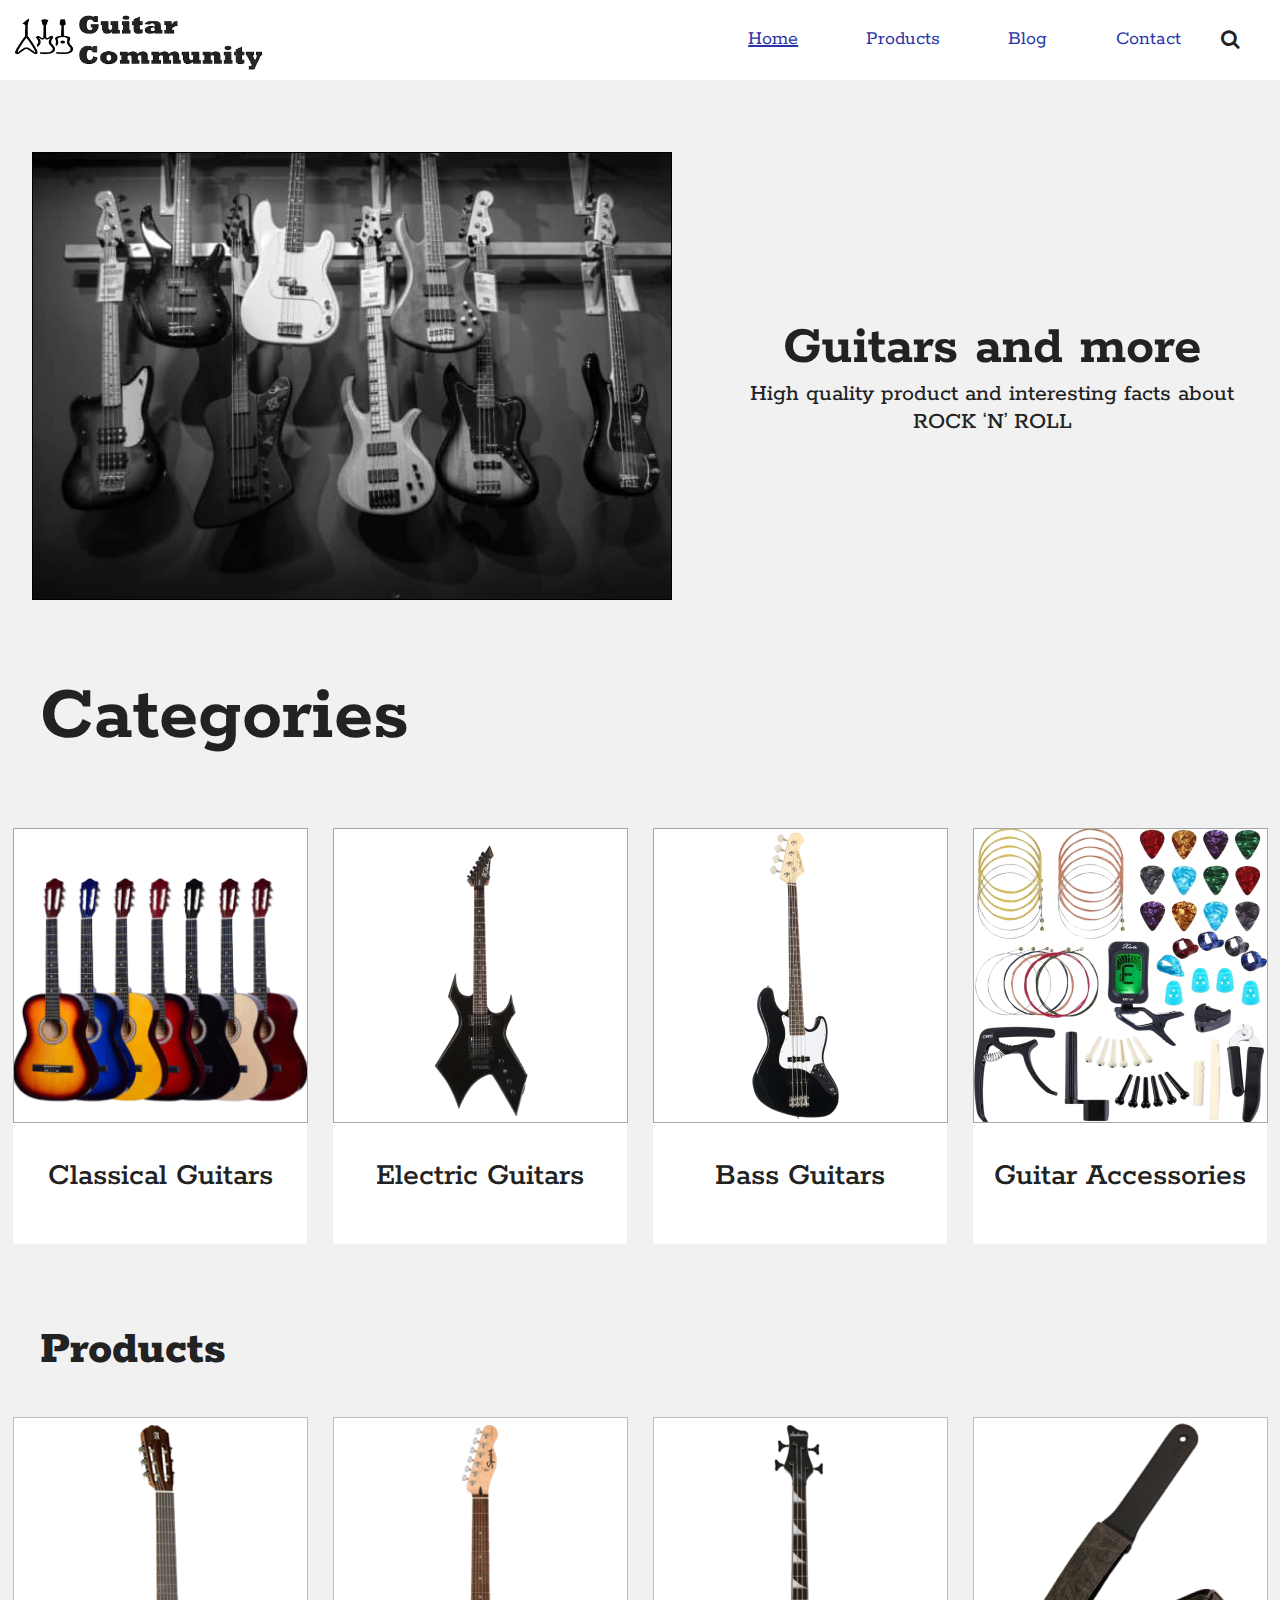
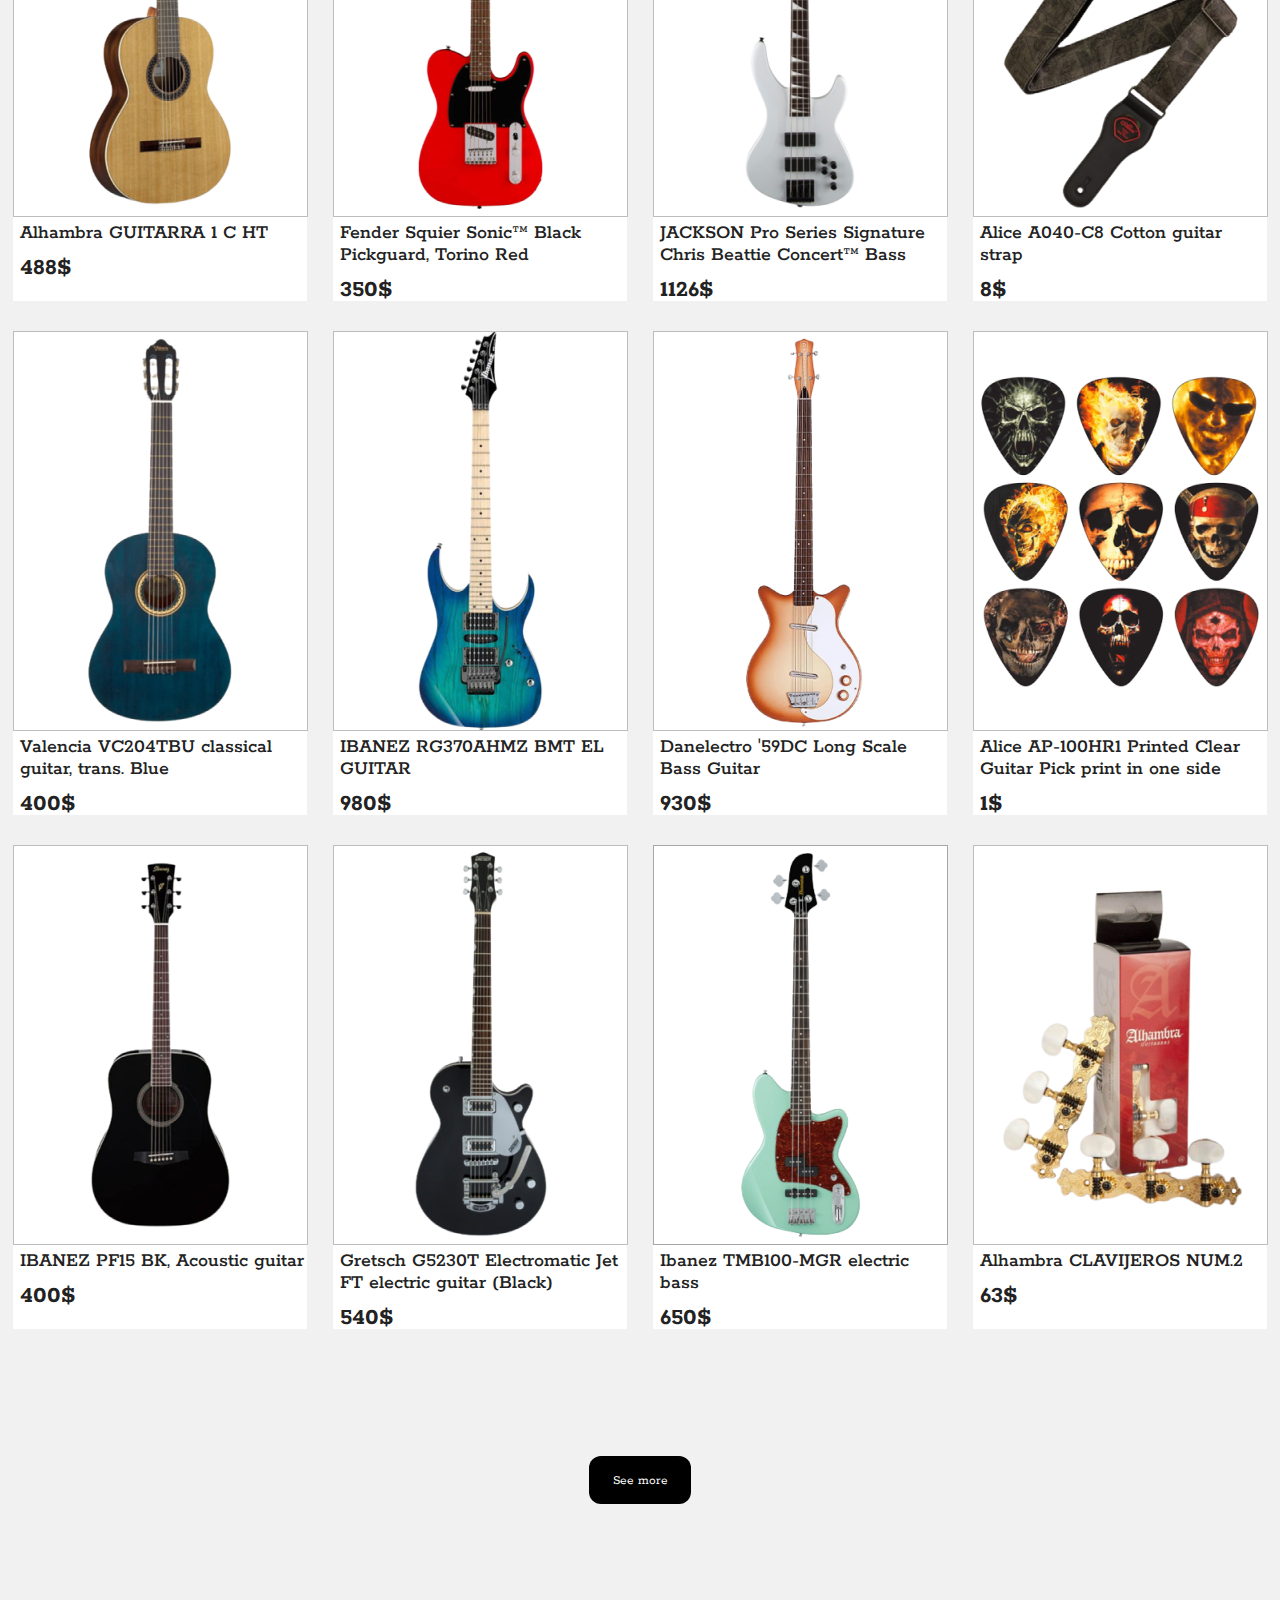
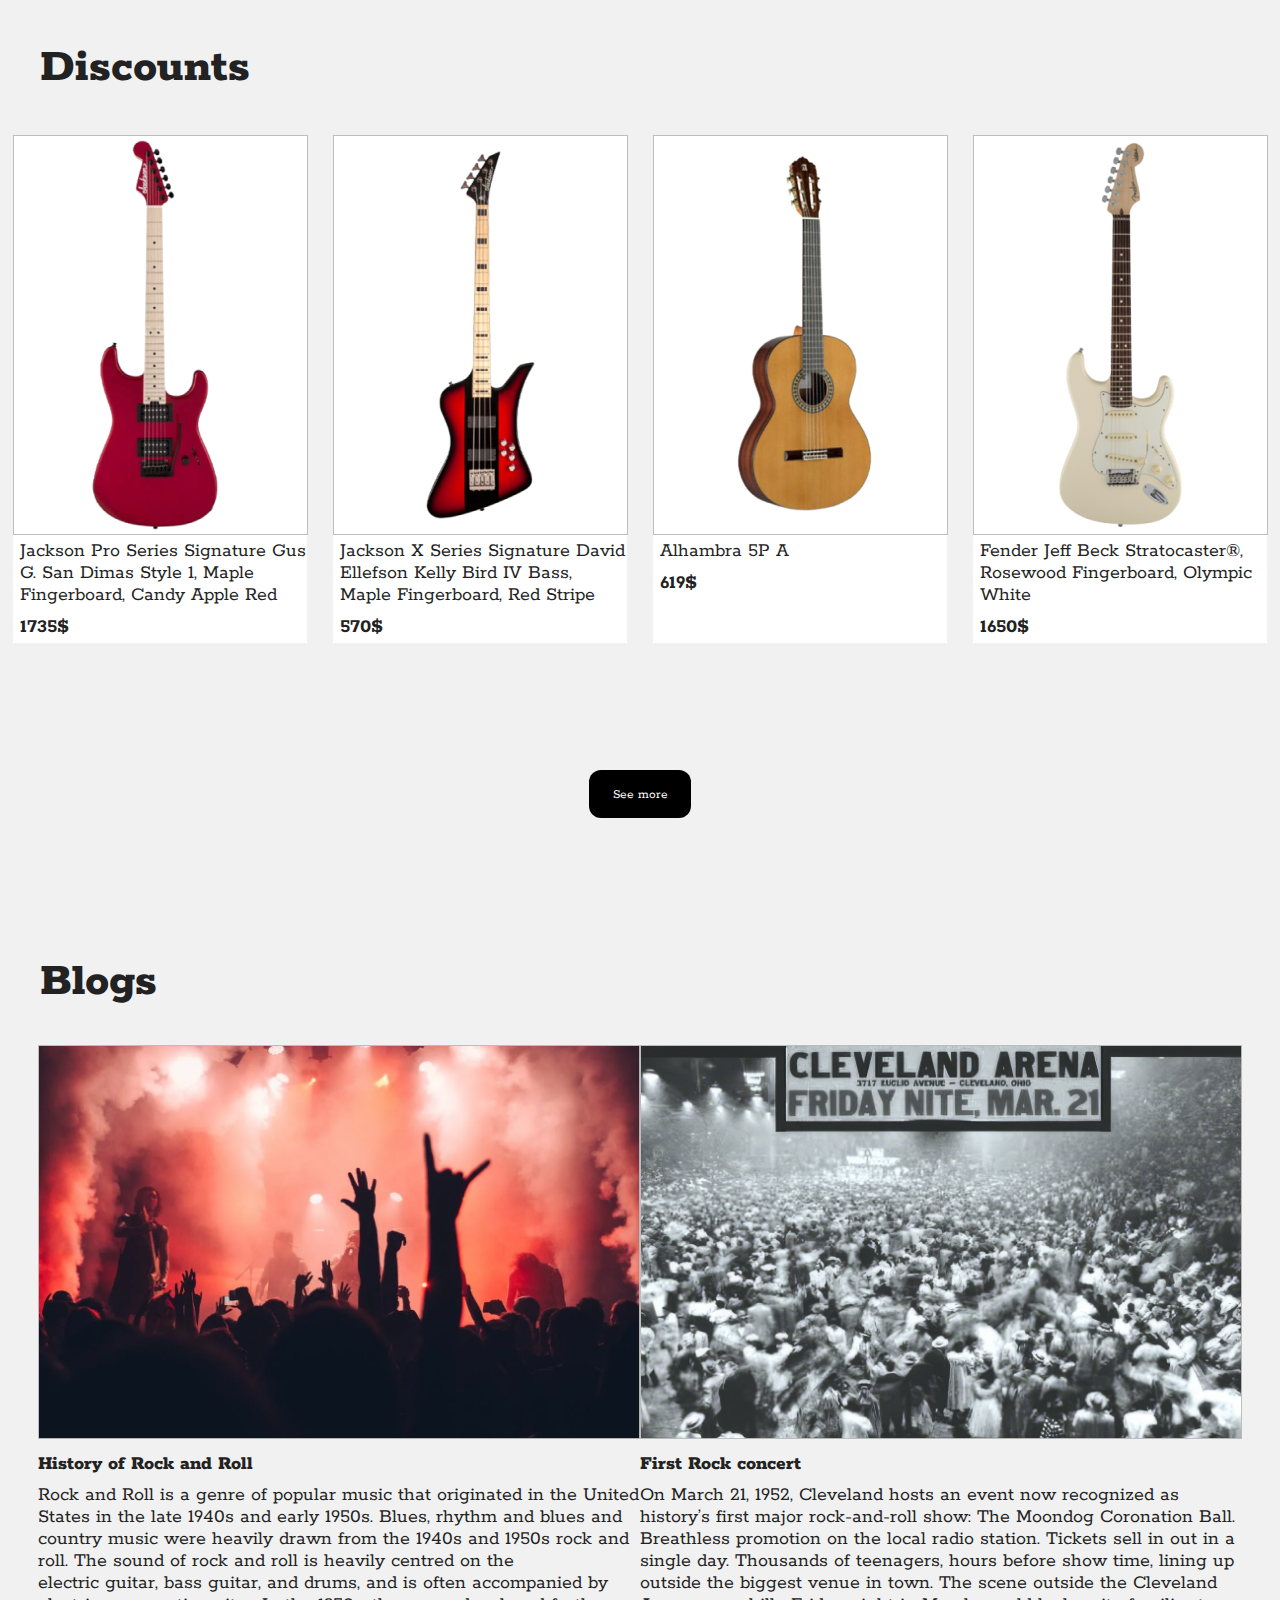
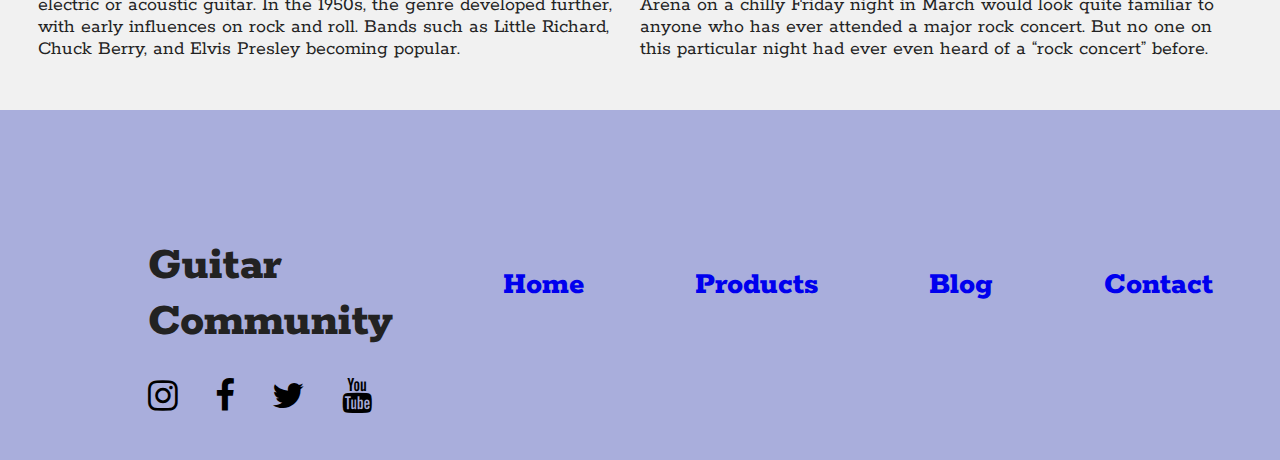
<file: index.html>
<!DOCTYPE html>
<html lang="en">

<head>
    <meta charset="UTF-8">
    <meta name="viewport" content="width=device-width, initial-scale=1.0">
    <!-- font import -->
    <link rel="preconnect" href="https://fonts.googleapis.com">
    <link rel="preconnect" href="https://fonts.gstatic.com" crossorigin>
    <link href="https://fonts.googleapis.com/css2?family=Rokkitt:ital,wght@0,100..900;1,100..900&display=swap"
        rel="stylesheet">
    <!-- icons import -->
    <link rel="stylesheet" href="https://cdnjs.cloudflare.com/ajax/libs/font-awesome/4.7.0/css/font-awesome.min.css">
    <link rel="stylesheet" href="style.css">
    <link rel="icon" href="images/f7_guitars.png">
    <title>Guitar Community</title>
</head>

<body>

    <header>
        <a href="index.html"><img id="logo" src="images/Screenshot_2024-06-08_120011-removebg-preview.png" alt="logo"></a>
        <div class="nav-items">
            <a id="home" href="index.html">Home</a>
            <a href="products_page/products.html">Products</a>
            <a href="blogs_page/blogs.html">Blog</a>
            <a href="contacts_page/contacts.html">Contact</a>
            <i id="search" class="fa fa-search"></i>
        </div>
        <i id="burger" class="fa fa-bars"></i>
    </header>

    <div id="section1">
        <img src="images/Rectangle 5625.png" alt="image">
        <div class="secinfo">
            <h1 class="guit">Guitars and more</h1>
            <h3 class="desc">High quality product and interesting facts about ROCK ‘N’ ROLL</h3>
        </div>
    </div>


    <section id="section2">
        <h1>Categories</h1>
        <div class="categories-imgs">
            <div class="card1">
                <img src="images/1.png" alt="image">
                <p>Classical Guitars</p>
            </div>
            <div class="card1">
                <img src="images/2.png" alt="image">
                <p>Electric Guitars</p>
            </div>
            <div class="card1">
                <img src="images/3.png" alt="image">
                <p>Bass Guitars</p>
            </div>
            <div class="card1">
                <img src="images/4.png" alt="image">
                <p>Guitar Accessories</p>
            </div>
        </div>
    </section>

    <section id="section3">
        <h1>Products</h1>
        <div class="bigdiv">
            <div class="card2">
                <img src="images/5.png" alt="image">
                <p>Alhambra GUITARRA 1 C HT</p>
                <h4>488$ </h4>
            </div>
            <div class="card2">
                <img src="images/6.png" alt="image">
                <p> Fender Squier Sonic™
                    Black Pickguard, Torino Red </p>
                <h4>350$</h4>
            </div>
            <div class="card2">
                <img src="images/7.png" alt="image">
                <p>JACKSON Pro Series Signature
                    Chris Beattie Concert™ Bass </p>
                <h4>1126$</h4>
            </div>
            <div class="card2">
                <img src="images/8.png" alt="image">
                <p>Alice A040-C8 Cotton guitar strap</p>
                <h4>8$</h4>
            </div>
            <div class="card2">
                <img src="images/9.png" alt="image">
                <p>Valencia VC204TBU classical guitar, trans. Blue</p>
                <h4>400$</h4>
            </div>
            <div class="card2">
                <img src="images/10.png" alt="image">
                <p>IBANEZ RG370AHMZ BMT EL GUITAR</p>
                <h4>980$</h4>
            </div>
            <div class="card2">
                <img src="images/11.png" alt="image">
                <p>Danelectro '59DC Long Scale Bass Guitar</p>
                <h4>930$</h4>
            </div>
            <div class="card2">
                <img src="images/12.png" alt="image">
                <p>Alice AP-100HR1 Printed Clear Guitar Pick print in one side</p>
                <h4>1$</h4>
            </div>
            <div class="card2">
                <img src="images/13.png" alt="image">
                <p>IBANEZ PF15 BK, Acoustic guitar</p>
                <h4>400$</h4>
            </div>
            <div class="card2">
                <img src="images/14.png" alt="image">
                <p>Gretsch G5230T Electromatic Jet FT electric guitar (Black)</p>
                <h4> 540$</h4>
            </div>
            <div class="card2">
                <img src="images/15.png" alt="image">
                <p>Ibanez TMB100-MGR electric bass</p>
                <h4>650$</h4>
            </div>
            <div class="card2">
                <img src="images/16.png" alt="image">
                <p>Alhambra CLAVIJEROS NUM.2</p>
                <h4>63$</h4>
            </div>
            <button type="button" class="seemorebtn">See more</button>
        </div>

    </section>

    <section id="section4">
        <h1>Discounts</h1>
        <div class="bigdiv2">
            <div class="card3">
                <img src="images/17.png" alt="image">
                <p>Jackson Pro Series Signature
                    Gus G. San Dimas Style 1,
                    Maple Fingerboard, Candy
                    Apple Red</p>
                <h4>1735$</h4>
            </div>
            <div class="card3">
                <img src="images/18.png" alt="image">
                <p>Jackson X Series Signature
                    David Ellefson Kelly Bird IV
                    Bass, Maple Fingerboard,
                    Red Stripe</p>
                <h4>570$</h4>
            </div>
            <div class="card3">
                <img src="images/19.png" alt="image">
                <p>Alhambra 5P A</p>
                <h4>619$</h4>
            </div>
            <div class="card3">
                <img src="images/20.png" alt="image">
                <p>Fender Jeff Beck Stratocaster®,
                    Rosewood Fingerboard,
                    Olympic White</p>
                <h4>1650$</h4>
            </div>
            <button type="button" class="seemorebtn">See more</button>
    </section>

    <section id="section5">
        <h1>Blogs</h1>
        <div class="bigdiv-blogs">
            <div class="blogdiv">
                <img src="images/21.png" alt="image blogs page">
                <h2>History of Rock and Roll</h2>
                <p> Rock and Roll is a genre of popular music that originated in the
                    United States in the late 1940s and early 1950s. Blues, rhythm and
                    blues and country music were heavily drawn from the 1940s and
                    1950s rock and roll. The sound of rock and roll is heavily centred
                    on the electric guitar, bass guitar, and drums, and is often
                    accompanied by electric or acoustic guitar. In the 1950s, the genre
                    developed further, with early influences on rock and roll.
                    Bands such as Little Richard, Chuck Berry, and Elvis
                    Presley becoming popular. </p>
            </div>
            <div class="blogdiv">
                <img src="images/22.png" alt="image blogs page">
                <h2>First Rock concert</h2>
                <p>On March 21, 1952, Cleveland hosts an event now recognized as
                    history’s first major rock-and-roll show: The Moondog Coronation
                    Ball. Breathless promotion on the local radio station. Tickets sell in
                    out in a single day. Thousands of teenagers, hours before show
                    time, lining up outside the biggest venue in town. The scene
                    outside the Cleveland Arena on a chilly Friday night in March
                    would look quite familiar to anyone who has ever attended a major
                    rock concert. But no one on this particular night had ever even
                    heard of a “rock concert” before.</p>
            </div>
        </div>
    </section>


    <footer>
        <div class="ftinfo">
            <h1>Guitar Community</h1>
            <a href="https://www.instagram.com/"><i id="ig" class="fa fa-instagram"></i></a>
            <a href="https://www.facebook.com/m"><i id="fb" class="fa fa-facebook"></i></a>
            <a href="https://x.com/?lang=en"><i id="tw" class="fa fa-twitter"></i></a>
            <a href="https://www.youtube.com/"><i id="yt" class="fa fa-youtube"></i></a>
        </div>
        <div class="ft-links">
            <a href="../index.html">Home</a>
            <a href="products_page/products.html">Products</a>
            <a href="blogs_page/blogs.html">Blog</a>
            <a href="contacts_page/contacts.html">Contact</a>
            
        </div>
    </footer>
</body>

</html>
</file>
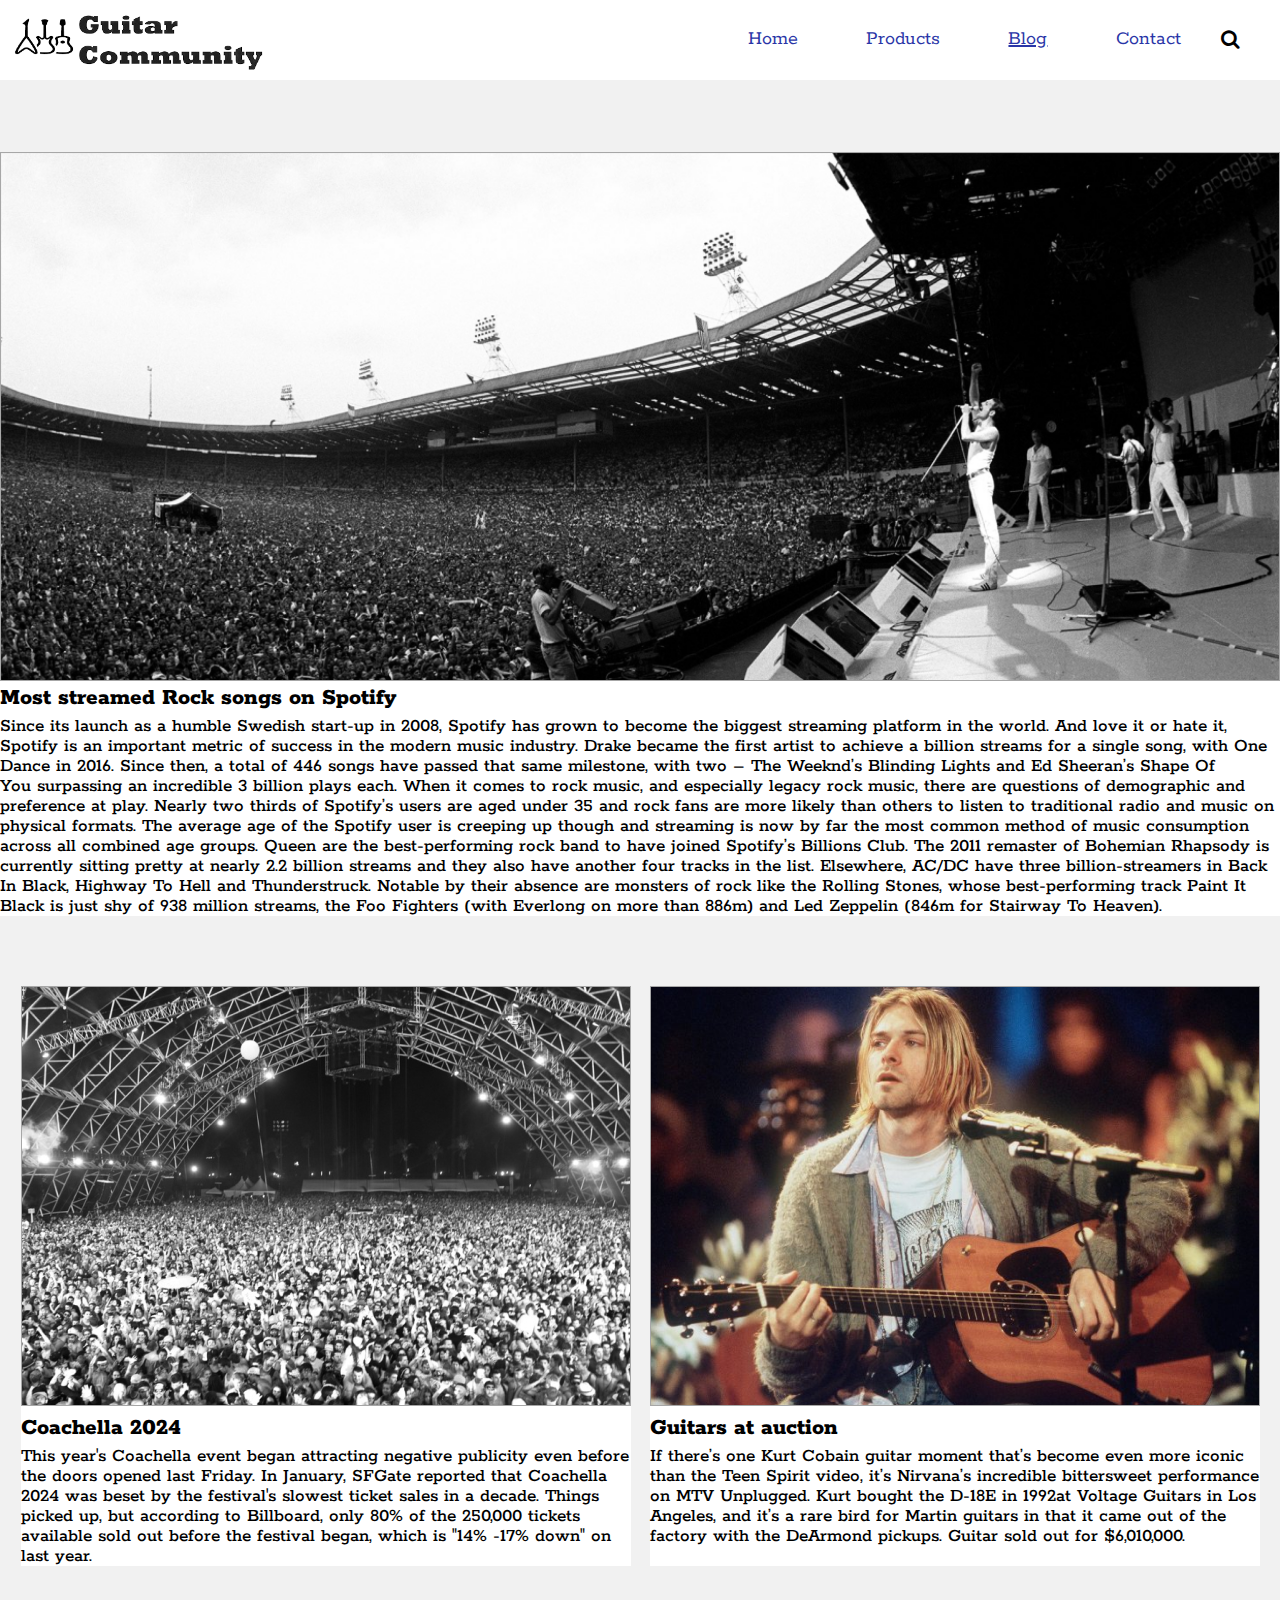
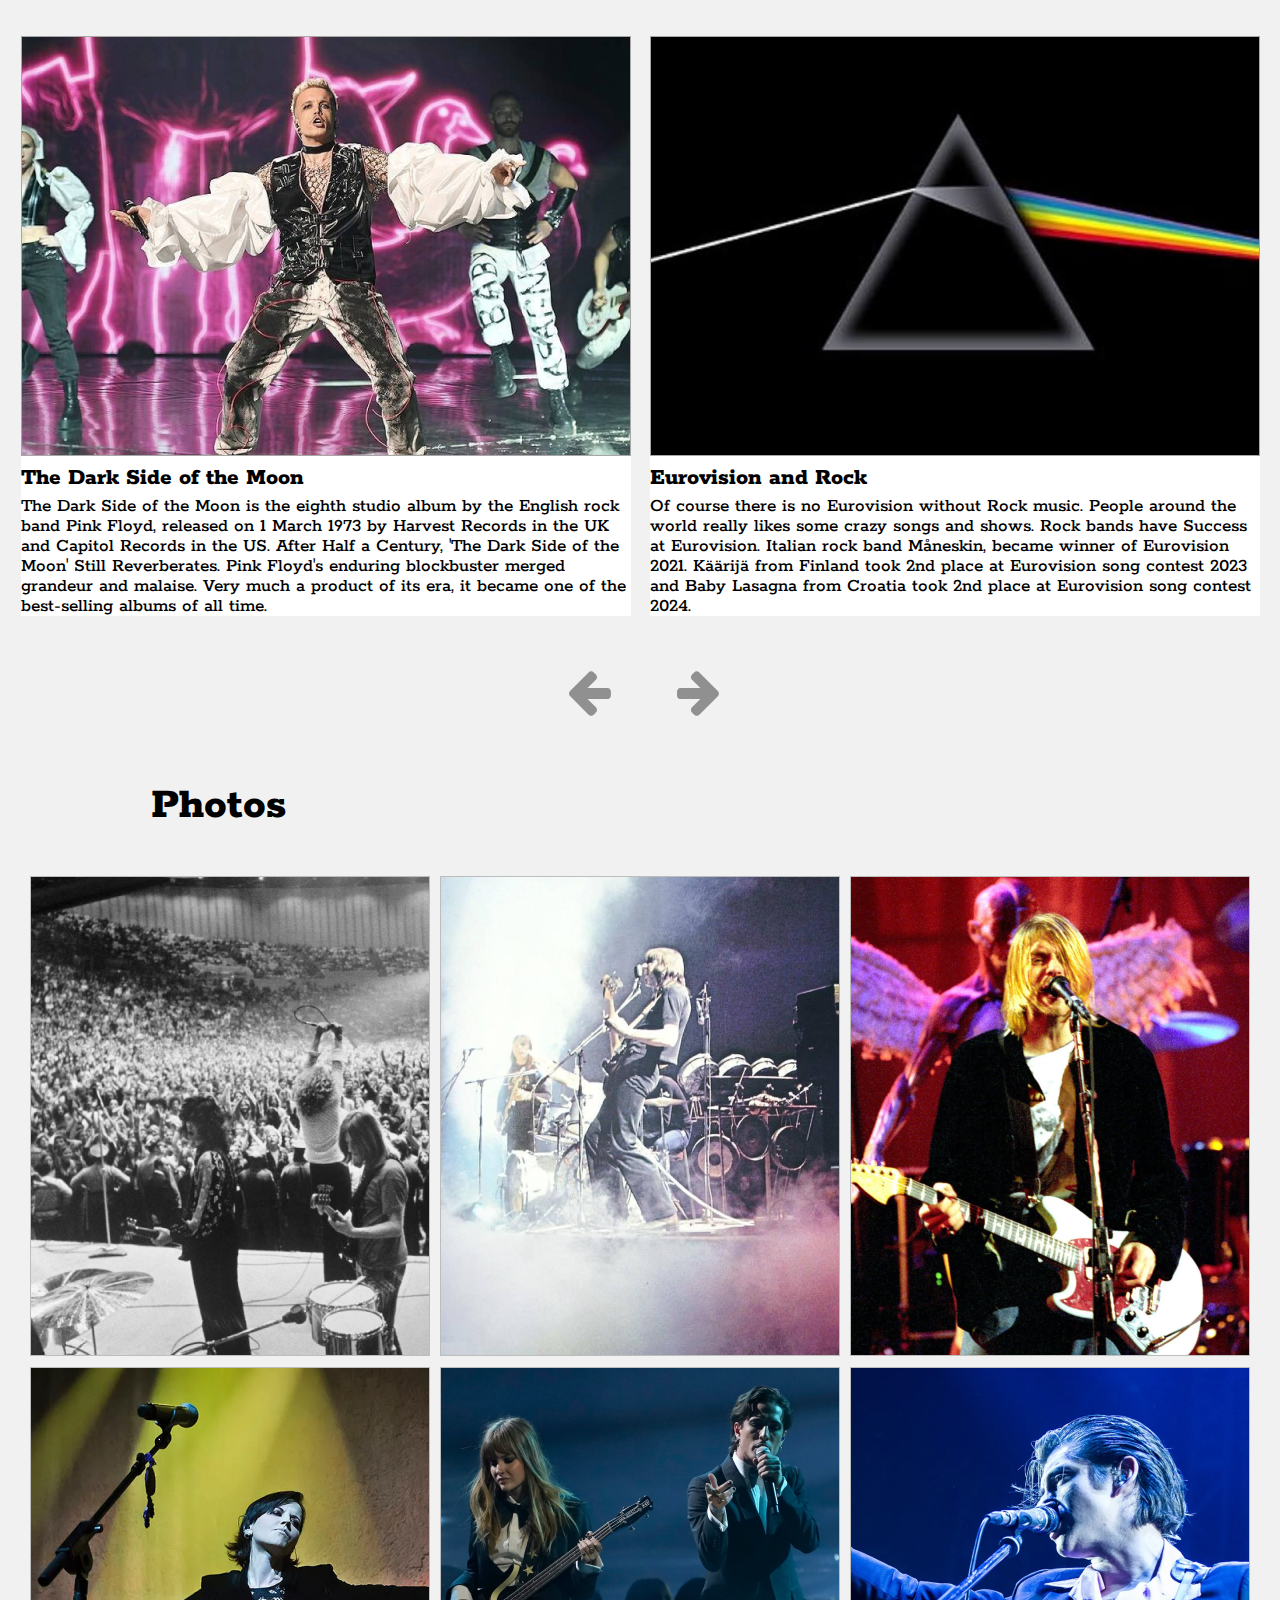
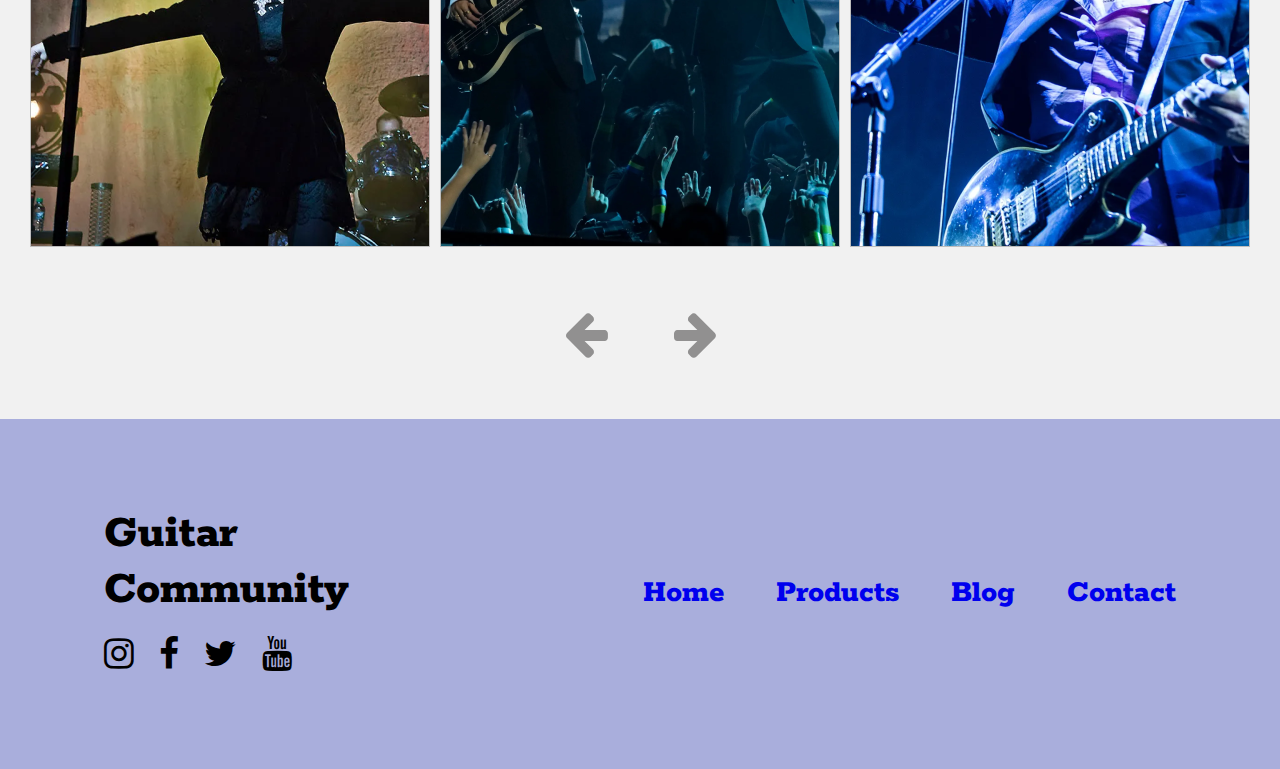
<file: blogs_page/blogs.html>
<!DOCTYPE html>
<html lang="en">

<head>
    <meta charset="UTF-8">
    <meta name="viewport" content="width=device-width, initial-scale=1.0">
    <!-- font import -->
    <link rel="preconnect" href="https://fonts.googleapis.com">
    <link rel="preconnect" href="https://fonts.gstatic.com" crossorigin>
    <link href="https://fonts.googleapis.com/css2?family=Rokkitt:ital,wght@0,100..900;1,100..900&display=swap"
        rel="stylesheet">
    <!-- icons import -->
    <link rel="stylesheet" href="https://cdnjs.cloudflare.com/ajax/libs/font-awesome/4.7.0/css/font-awesome.min.css">
    <link rel="stylesheet" href="blogs.css">
    <link rel="icon" href="../images/f7_guitars.png">
    <title>Blogs | Guitar Community</title>
</head>

<body>

    <header>
        <a href="../index.html"><img id="logo" src="../images/Screenshot_2024-06-08_120011-removebg-preview.png"
                alt="logo"></a>
        <div class="nav-items">
            <a href="../index.html">Home</a>
            <a href="../products_page/products.html">Products</a>
            <a id="blogs" href="../blogs_page/blogs.html">Blog</a>
            <a href="../contacts_page/contacts.html">Contact</a>
            <i id="search" class="fa fa-search"></i>
        </div>
        <i id="burger" class="fa fa-bars"></i>
    </header>
    <!-- section1 -->
    <section class="section1">
        <img src="../images/b1.png" alt="image">
        <h1>Most streamed Rock songs on Spotify</h1>
        <p>Since its launch as a humble Swedish start-up in 2008, Spotify has grown to become the biggest streaming
            platform in the world. And love it or hate it,
            Spotify is an important metric of success in the modern music industry. Drake became the first artist to
            achieve a billion streams for a single song, with
            One Dance in 2016. Since then, a total of 446 songs have passed that same milestone, with two – The
            Weeknd’s Blinding Lights and Ed Sheeran’s Shape
            Of You surpassing an incredible 3 billion plays each. When it comes to rock music, and especially legacy
            rock music, there are questions of
            demographic and preference at play. Nearly two thirds of Spotify’s users are aged under 35 and rock fans are
            more likely than others to listen to
            traditional radio and music on physical formats. The average age of the Spotify user is creeping up though
            and streaming is now by far the most
            common method of music consumption across all combined age groups. Queen are the best-performing rock band
            to have joined Spotify’s Billions
            Club. The 2011 remaster of Bohemian Rhapsody is currently sitting pretty at nearly 2.2 billion streams and
            they also have another four tracks in the list.
            Elsewhere, AC/DC have three billion-streamers in Back In Black, Highway To Hell and Thunderstruck. Notable
            by their absence are monsters of rock
            like the Rolling Stones, whose best-performing track Paint It Black is just shy of 938 million streams,
            the Foo Fighters (with Everlong on more than
            886m) and Led Zeppelin (846m for Stairway To Heaven).</p>
    </section>
    <!-- section2 -->
    <section id="section2">
        <div class="section2divs">
            <img src="../images/b2.png" alt="image">
            <h1>Coachella 2024</h1>
            <p>This year's Coachella event began attracting negative publicity even
                before the doors opened last Friday. In January, SFGate reported that
                Coachella 2024 was beset by the festival's slowest ticket sales in a
                decade. Things picked up, but according to Billboard, only 80% of the
                250,000 tickets available sold out before the festival began, which is "14%
                -17% down" on last year. </p>
        </div>

        <div class="section2divs">
            <img src="../images/b3.png" alt="image">
            <h1>Guitars at auction</h1>
            <p>If there’s one Kurt Cobain guitar moment that’s become even more iconic
                than the Teen Spirit video, it’s Nirvana’s incredible bittersweet
                performance on MTV Unplugged. Kurt bought the D-18E in 1992at Voltage
                Guitars in Los Angeles, and it’s a rare bird for Martin guitars in that it
                came out of the factory with the DeArmond pickups. Guitar sold out for
                $6,010,000. </p>
        </div>
    </section>

    <section id="section3">
        <div class="section3divs">
            <img src="../images/b5.png" alt="image">
            <h1>The Dark Side of the Moon</h1>
            <p>The Dark Side of the Moon is the eighth studio album by the English rock
                band Pink Floyd, released on 1 March 1973 by Harvest Records in the UK
                and Capitol Records in the US. After Half a Century, 'The Dark Side of the
                Moon' Still Reverberates. Pink Floyd's enduring blockbuster merged
                grandeur and malaise. Very much a product of its era, it became one of
                the best-selling albums of all time. </p>
        </div>

        <div class="section3divs">
            <img src="../images/b4.png" alt="image">
            <h1>Eurovision and Rock</h1>
            <p>Of course there is no Eurovision without Rock music. People around the
                world really likes some crazy songs and shows. Rock bands have Success
                at Eurovision. Italian rock band Måneskin, became winner of Eurovision
                2021. Käärijä from Finland took 2nd place at Eurovision song contest 2023
                and Baby Lasagna from Croatia took 2nd place at Eurovision song contest
                2024. </p>
        </div>
        <div class="icons1">
            <i class="fa fa-arrow-left"></i>
            <i class="fa fa-arrow-right"></i>
        </div>
    </section>

    <h1 class="photos">Photos</h1>

    <section id="section4">
        <img src="../images/b6.png" alt="image">
        <img src="../images/b7.png" alt="image">
        <img src="../images/b8.png" alt="image">
        <img src="../images/b9.png" alt="image">
        <img src="../images/b10.png" alt="image">
        <img src="../images/b11.png" alt="image">


    </section>
    <div id="secondarrows" class="icons1">
        <i class="fa fa-arrow-left"></i>
        <i class="fa fa-arrow-right"></i>
    </div>
    <!-- footer -->
    <footer>
        <div class="ftinfo">
            <h1>Guitar Community</h1>
            <a href="https://www.instagram.com/"><i id="ig" class="fa fa-instagram"></i></a>
            <a href="https://www.facebook.com/m"><i id="fb" class="fa fa-facebook"></i></a>
            <a href="https://x.com/?lang=en"><i id="tw" class="fa fa-twitter"></i></a>
            <a href="https://www.youtube.com/"><i id="yt" class="fa fa-youtube"></i></a>
        </div>
        <div class="ft-links">
            <a href="../index.html">Home</a>
            <a href="../products_page/products.html">Products</a>
            <a href="../blogs_page/blogs.html">Blog</a>
            <a href="../contacts_page/contacts.html">Contact</a>
        </div>
    </footer>
</body>

</html>
</file>
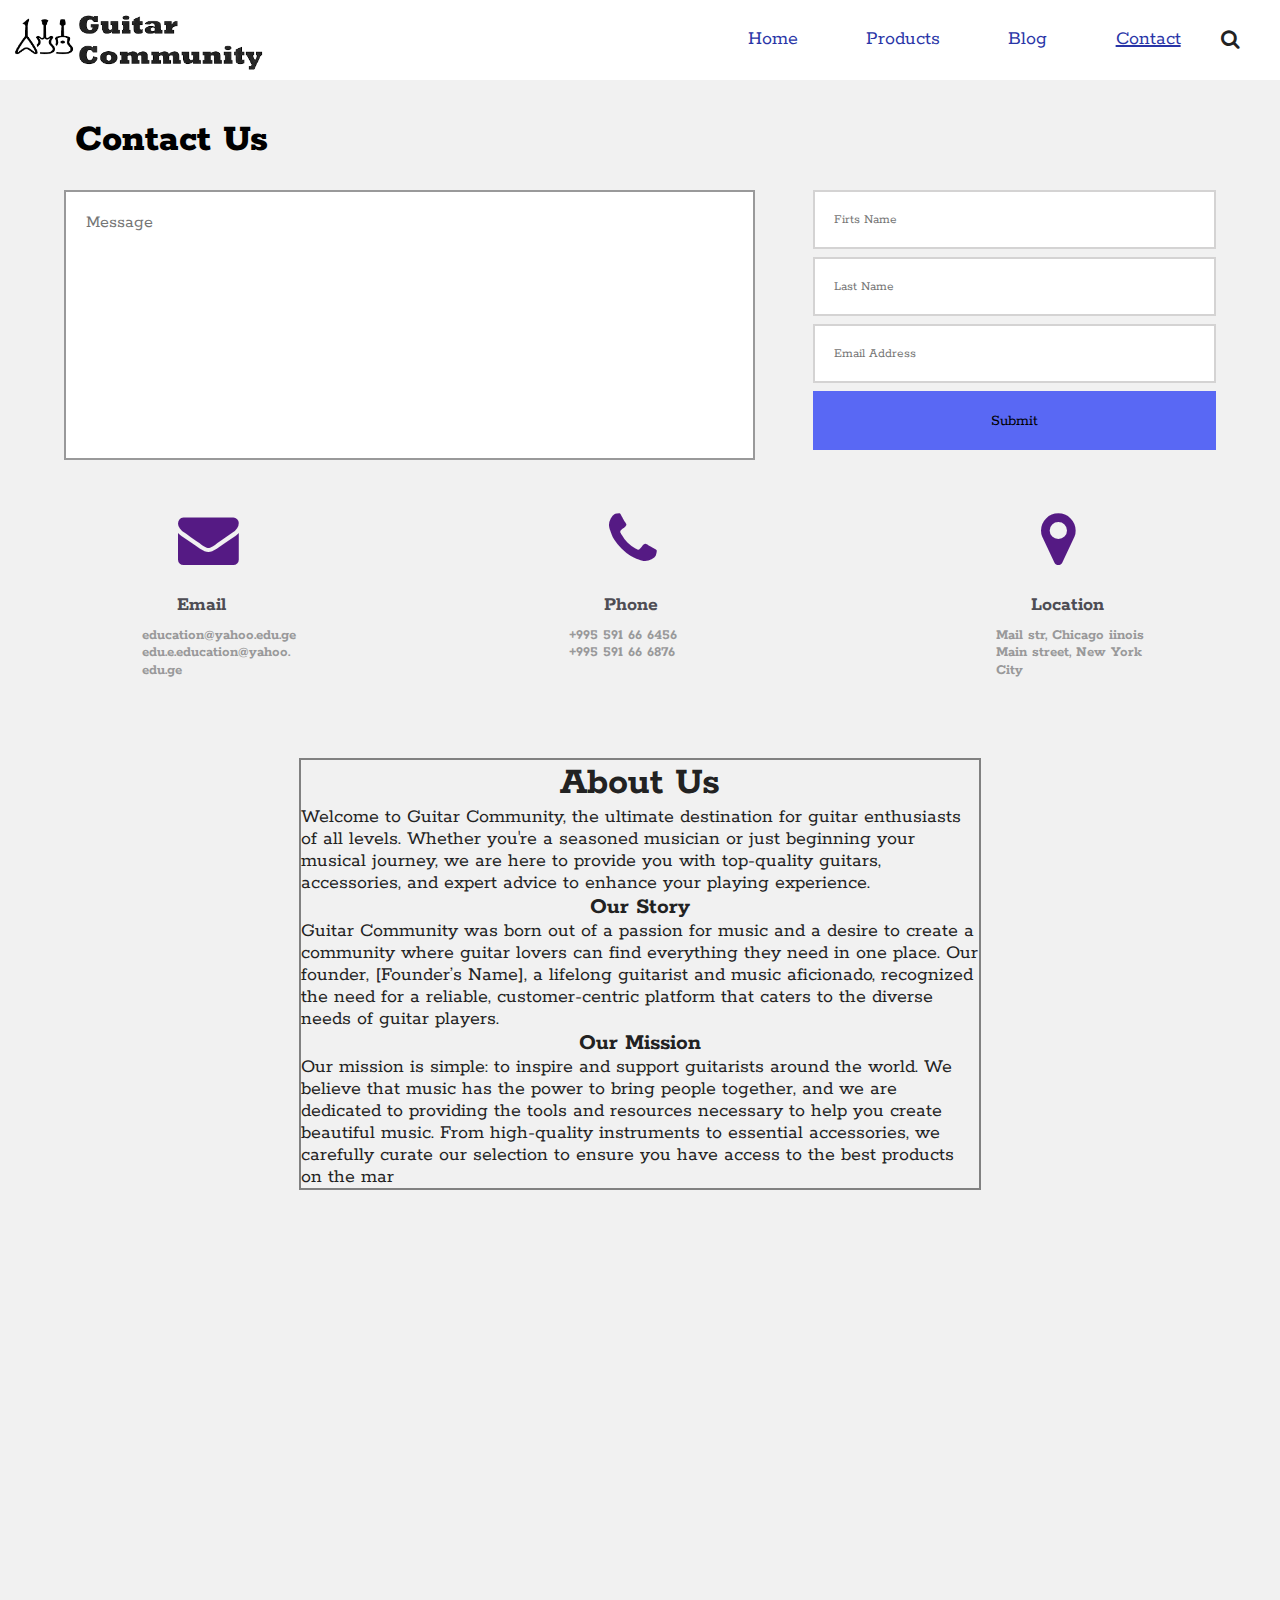
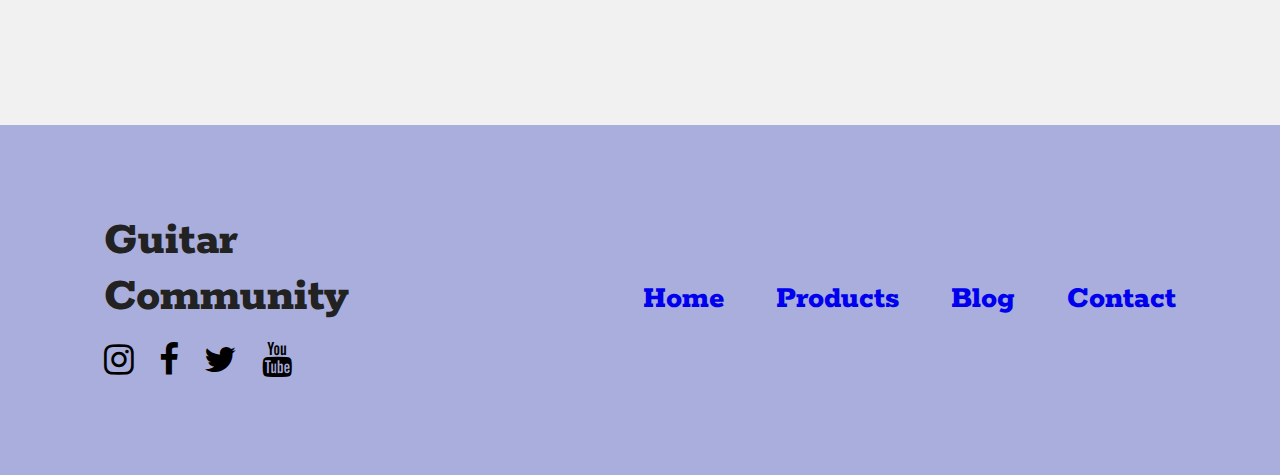
<file: contacts_page/contacts.html>
<!DOCTYPE html>
<html lang="en">

<head>
    <meta charset="UTF-8">
    <meta name="viewport" content="width=device-width, initial-scale=1.0">
    <!-- font import -->
    <link rel="preconnect" href="https://fonts.googleapis.com">
    <link rel="preconnect" href="https://fonts.gstatic.com" crossorigin>
    <link href="https://fonts.googleapis.com/css2?family=Rokkitt:ital,wght@0,100..900;1,100..900&display=swap"
        rel="stylesheet">
    <!-- icons import -->
    <link rel="stylesheet" href="https://cdnjs.cloudflare.com/ajax/libs/font-awesome/4.7.0/css/font-awesome.min.css">
    <link rel="stylesheet" href="contacts.css">
    <link rel="icon" href="../images/f7_guitars.png">
    <title>Contacts | Guitar Community</title>
</head>

<body>

    <header>
        <a href="../index.html"><img id="logo" src="../images/Screenshot_2024-06-08_120011-removebg-preview.png" alt="logo"></a>
        <div class="nav-items">
            <a href="../index.html">Home</a>
            <a href="../products_page/products.html">Products</a>
            <a href="../blogs_page/blogs.html">Blog</a>
            <a id="contacts" href="../contacts_page/contacts.html">Contact</a>
            <i id="search" class="fa fa-search"></i>
        </div>
        <i id="burger" class="fa fa-bars"></i>
    </header>

    <section id="section1">
        <h1>Contact Us</h1>
        <form>
            <textarea name="description" id="description" placeholder="Message" required></textarea>
            <div class="login">
                <input class="inputt" type="text" placeholder="Firts Name" min="3" required>
                <input class="inputt" type="text" placeholder="Last Name" min="3" required>
                <input class="inputt" type="email" placeholder="Email Address" required>
                <button>Submit</button>
            </div>
        </form>
    </section>

    <div class="contacts">
        <div class="contact1"><i id="faicon" class="fa fa-envelope"></i>
            <h2>Email</h2>
            <p>education@yahoo.edu.ge <br>
                edu.e.education@yahoo. <br>edu.ge</p>
        </div>
        <div class="contact1"><i id="faicon" class="fa fa-phone"></i>
            <h2>Phone</h2>
            <p>+995 591 66 6456 <br>
                +995 591 66 6876</p>
        </div>
        <div class="contact1"><i id="faicon" class="fa fa-map-marker"></i>
            <h2>Location</h2>
            <p>Mail str, Chicago iinois <br>
                Main street, New York City</p>
        </div>
    </div>

    <section id="section2">
        <h1>About Us</h1>
        <p>Welcome to Guitar Community, the ultimate destination for guitar enthusiasts of all levels. Whether you're a
            seasoned musician or just beginning your musical journey, we are here to provide you with top-quality
            guitars, accessories, and expert advice to enhance your playing experience.</p>
        <h3>Our Story</h3>
        <p>Guitar Community was born out of a passion for music and a desire to create a community where guitar lovers
            can find everything they need in one place. Our founder, [Founder’s Name], a lifelong guitarist and music
            aficionado, recognized the need for a reliable, customer-centric platform that caters to the diverse needs
            of guitar players.</p>
        <h3>Our Mission</h3>
        <p>Our mission is simple: to inspire and support guitarists around the world. We believe that music has the
            power to bring people together, and we are dedicated to providing the tools and resources necessary to help
            you create beautiful music. From high-quality instruments to essential accessories, we carefully curate our
            selection to ensure you have access to the best products on the mar</p>
    </section>

    <div class="divmap">
        <iframe class="maps"
            src="https://www.google.com/maps/embed?pb=!1m18!1m12!1m3!1d23821.518820626636!2d44.8036864!3d41.72721095!2m3!1f0!2f0!3f0!3m2!1i1024!2i768!4f13.1!3m3!1m2!1s0x404472b82b6f835d%3A0x13d9fb6a0fac64e2!2sM%2FS%20Nadzaladevi!5e0!3m2!1sen!2sge!4v1713114351579!5m2!1sen!2sge"
            width="600" height="450" style="border:0;" allowfullscreen="" loading="lazy"
            referrerpolicy="no-referrer-when-downgrade"></iframe>
    </div>
    <footer>
        <div class="ftinfo">
            <h1>Guitar Community</h1>
            <a href="https://www.instagram.com/"><i id="ig" class="fa fa-instagram"></i></a>
            <a href="https://www.facebook.com/m"><i id="fb" class="fa fa-facebook"></i></a>
            <a href="https://x.com/?lang=en"><i id="tw" class="fa fa-twitter"></i></a>
            <a href="https://www.youtube.com/"><i id="yt" class="fa fa-youtube"></i></a>
        </div>
        <div class="ft-links">
            <a href="../index.html">Home</a>
            <a href="../products_page/products.html">Products</a>
            <a href="../blogs_page/blogs.html">Blog</a>
            <a href="../contacts_page/contacts.html">Contact</a>
        </div>
    </footer>

</body>

</html>
</file>
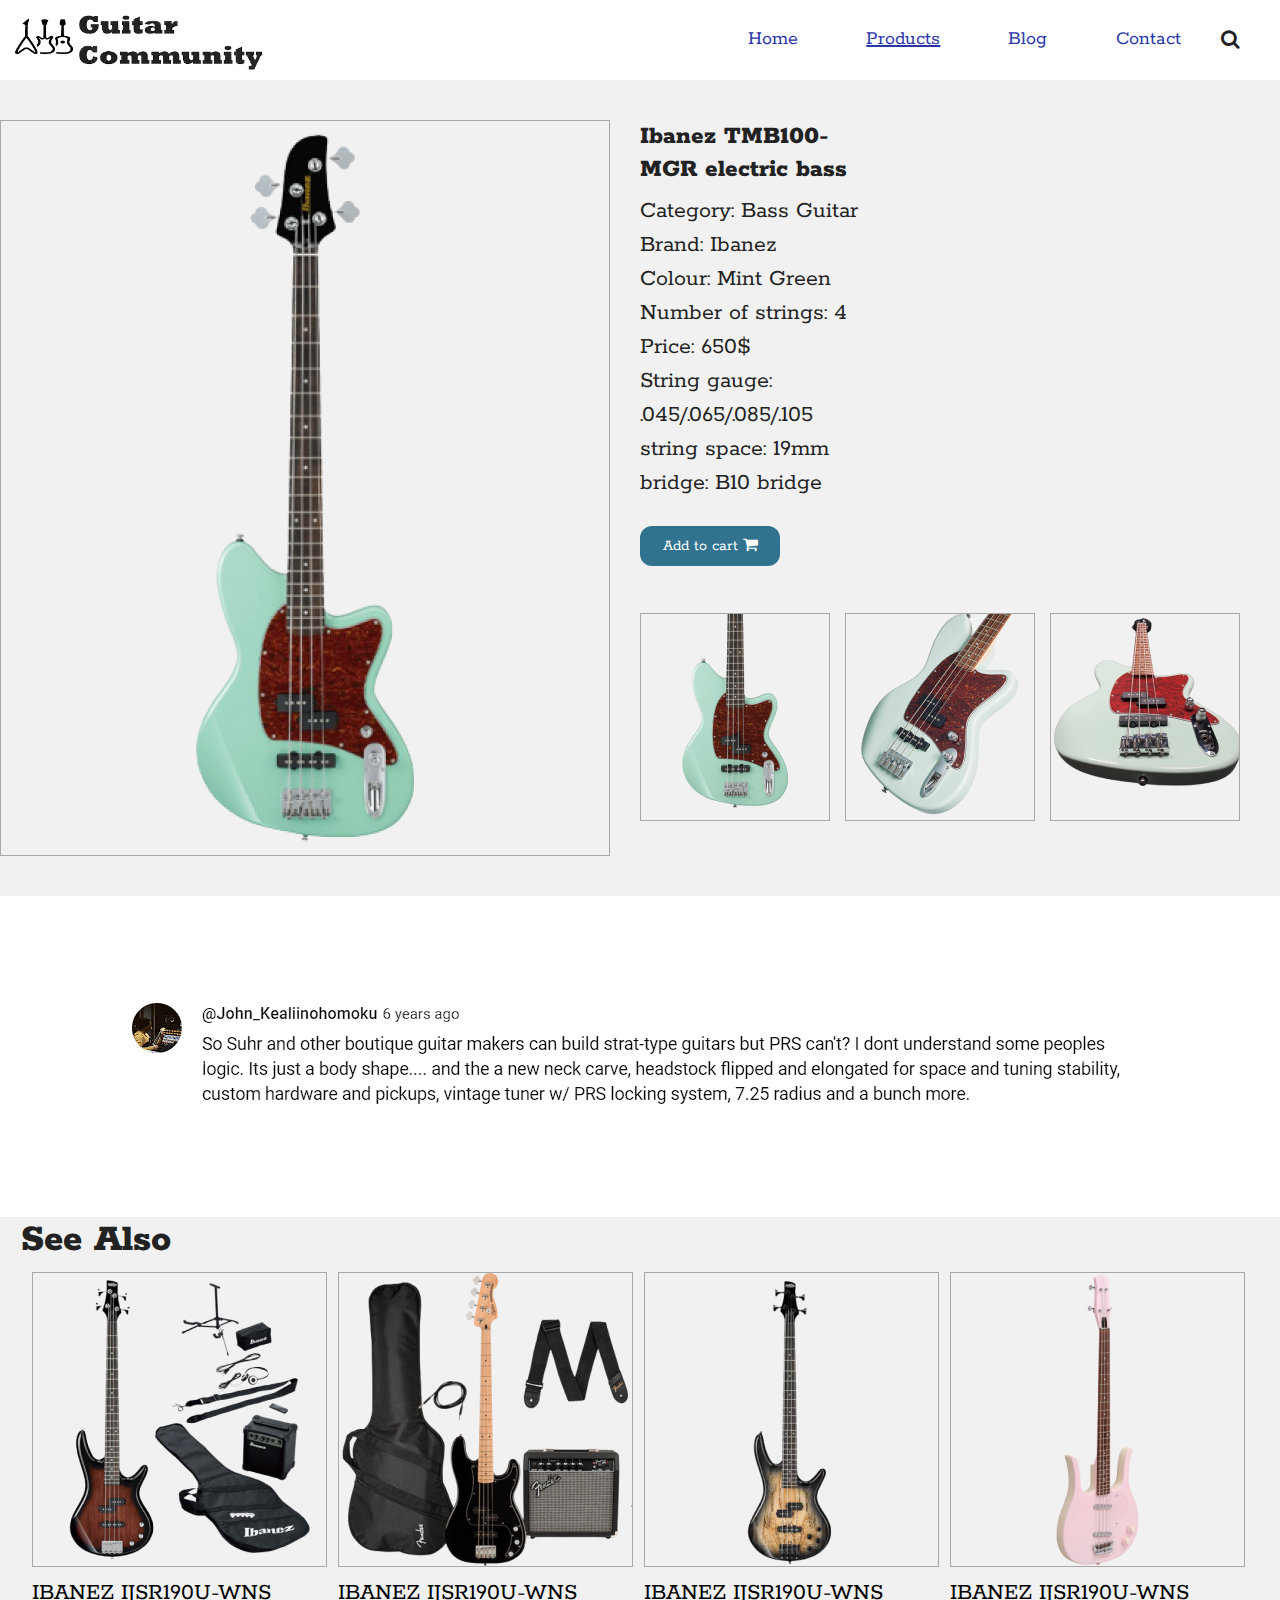
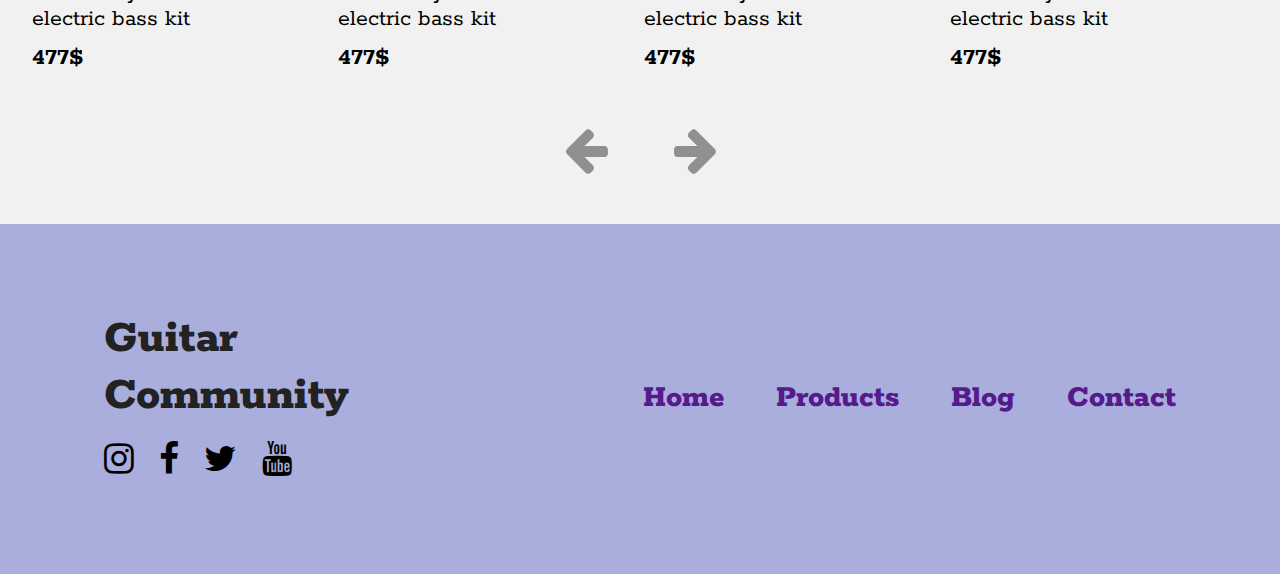
<file: products_page/products.html>
<!DOCTYPE html>
<html lang="en">

<head>
    <meta charset="UTF-8">
    <meta name="viewport" content="width=device-width, initial-scale=1.0">
    <!-- font import -->
    <link rel="preconnect" href="https://fonts.googleapis.com">
    <link rel="preconnect" href="https://fonts.gstatic.com" crossorigin>
    <link href="https://fonts.googleapis.com/css2?family=Rokkitt:ital,wght@0,100..900;1,100..900&display=swap"
        rel="stylesheet">
    <!-- icons import -->
    <link rel="stylesheet" href="https://cdnjs.cloudflare.com/ajax/libs/font-awesome/4.7.0/css/font-awesome.min.css">
    <!-- bootsrtap -->
    <link rel="stylesheet" href="https://cdn.jsdelivr.net/npm/bootstrap@4.0.0/dist/css/bootstrap.min.css"
        integrity="sha384-Gn5384xqQ1aoWXA+058RXPxPg6fy4IWvTNh0E263XmFcJlSAwiGgFAW/dAiS6JXm" crossorigin="anonymous">
    <link rel="stylesheet" href="products.css">
    <link rel="icon" href="../images/f7_guitars.png">
    <title>Product | Guitar Community</title>
</head>

<body>
    <header>
        <a href="../index.html"><img id="logo" src="../images/Screenshot_2024-06-08_120011-removebg-preview.png"
                alt="logo"></a>
        <div class="nav-items">
            <a href="../index.html">Home</a>
            <a id="products" href="../products_page/products.html">Products</a>
            <a href="../blogs_page/blogs.html">Blog</a>
            <a href="../contacts_page/contacts.html">Contact</a>
            <i id="search" class="fa fa-search"></i>
        </div>
        <i id="burger" class="fa fa-bars"></i>
    </header>

    <section id="section1">
        <img class="guitarimg" src="../images/p1.png" alt="guitar image">
        <div class="product_info">
            <div class="info">
                <h1>Ibanez TMB100-MGR electric bass</h1>
                <p>Category: Bass Guitar <br>
                    Brand: Ibanez <br>
                    Colour: Mint Green <br>
                    Number of strings: 4 <br>
                    Price: 650$ <br>
                    String gauge: .045/.065/.085/.105 <br>
                    string space: 19mm <br>
                    bridge: B10 bridge <br>
                </p>
                <a id="shopbtn" href="#">
                    <button>Add to cart <i id="cart" class="fa fa-shopping-cart"></i></button>
                </a>
            </div>
            <div class="info2">
                <h1>Ibanez TMB100-MGR electric bass</h1>
                <p>Category: Bass Guitar <br>
                    Brand: Ibanez <br>
                    Colour: Mint Green <br>
                    Number of strings: 4 <br>
                    Price: 650$ <br>
                    String gauge: .045/.065/.085/.105 <br>
                    string space: 19mm <br>
                    bridge: B10 bridge <br>
                </p>
                <a id="shopbtn" href="#">
                    <button>Add to cart <i id="cart" class="fa fa-shopping-cart"></i></button>
                </a>
            </div>
            <div class="prodimages3">
                <img src="../images/p2.png" alt="image">
                <img src="../images/p3.png" alt="image">
                <img src="../images/p4.png" alt="image">
            </div>
        </div>
    </section>



    <!-- carousel -->
    <div class="carousel">
        <div id="carouselExampleControls" class="carousel slide" data-ride="carousel">
            <div class="carousel-inner">
                <div class="carousel-item active">
                    <img class="d-block w-100" src="../images/_om1.png" alt="First slide">
                </div>
                <div class="carousel-item">
                    <img class="d-block w-100" src="../images/_om2.png" alt="Second slide">
                </div>
                <div class="carousel-item">
                    <img class="d-block w-100" src="../images/_om3.png" alt="Third slide">
                </div>
                <div class="carousel-item">
                    <img class="d-block w-100" src="../images/_om4.png" alt="Third slide">
                </div>
                <div class="carousel-item">
                    <img class="d-block w-100" src="../images/_om5.png" alt="Third slide">
                </div>
            </div>
            <a class="carousel-control-prev" href="#carouselExampleControls" role="button" data-slide="prev">
                <span class="carousel-control-prev-icon" aria-hidden="true"></span>
                <span class="sr-only">Previous</span>
            </a>
            <a class="carousel-control-next" href="#carouselExampleControls" role="button" data-slide="next">
                <span class="carousel-control-next-icon" aria-hidden="true"></span>
                <span class="sr-only">Next</span>
            </a>
        </div>
    </div>


    <section id="section3">
        <h1 id="spc" class="mostlyh1">See Also</h1>
        <div class="smallguitar-images">

            <div class="smallimg">
                <img src="../images/p5.png" alt="guitar image">
                <p>IBANEZ IJSR190U-WNS electric bass kit</p>
                <h3>477$</h3>
            </div>
            <div class="smallimg">
                <img src="../images/p6.png" alt="guitar image">
                <p>IBANEZ IJSR190U-WNS electric bass kit</p>
                <h3>477$</h3>
            </div>
            <div class="smallimg">
                <img src="../images/p7.png" alt="guitar image">
                <p>IBANEZ IJSR190U-WNS electric bass kit</p>
                <h3>477$</h3>
            </div>
            <div class="smallimg">
                <img src="../images/p8.png" alt="guitar image">
                <p>IBANEZ IJSR190U-WNS electric bass kit</p>
                <h3>477$</h3>
            </div>
        </div>
    </section>

    <div class="icons1">
        <i class="fa fa-arrow-left"></i>
        <i class="fa fa-arrow-right"></i>
    </div>

    <!-- footer -->
    <footer>
        <div class="ftinfo">
            <h1>Guitar Community</h1>
            <a href="https://www.instagram.com/"><i id="ig" class="fa fa-instagram"></i></a>
            <a href="https://www.facebook.com/m"><i id="fb" class="fa fa-facebook"></i></a>
            <a href="https://x.com/?lang=en"><i id="tw" class="fa fa-twitter"></i></a>
            <a href="https://www.youtube.com/"><i id="yt" class="fa fa-youtube"></i></a>
        </div>
        <div class="ft-links">
            <a href="../index.html">Home</a>
            <a href="../products_page/products.html">Products</a>
            <a href="../blogs_page/blogs.html">Blog</a>
            <a href="../contacts_page/contacts.html">Contact</a>
        </div>
    </footer>
    <script src="https://code.jquery.com/jquery-3.2.1.slim.min.js"
        integrity="sha384-KJ3o2DKtIkvYIK3UENzmM7KCkRr/rE9/Qpg6aAZGJwFDMVNA/GpGFF93hXpG5KkN" crossorigin="anonymous">
    </script>
    <script src="https://cdn.jsdelivr.net/npm/popper.js@1.12.9/dist/umd/popper.min.js"
        integrity="sha384-ApNbgh9B+Y1QKtv3Rn7W3mgPxhU9K/ScQsAP7hUibX39j7fakFPskvXusvfa0b4Q" crossorigin="anonymous">
    </script>
    <script src="https://cdn.jsdelivr.net/npm/bootstrap@4.0.0/dist/js/bootstrap.min.js"
        integrity="sha384-JZR6Spejh4U02d8jOt6vLEHfe/JQGiRRSQQxSfFWpi1MquVdAyjUar5+76PVCmYl" crossorigin="anonymous">
    </script>
</body>

</html>
</file>
<file: style.css>
* {
    margin: 0;
    padding: 0;
    border: 0;
    font-family: "Rokkitt", serif;
}

body {
    color: #222222;
    background-color: #f1f1f1;
}

/* navbar-styles */


header {
    max-width: 100%;
    height: 80px;
    display: flex;
    flex-direction: row;
    justify-content: space-between;
    background-color: #fff;
    position: sticky;
    top: 0;
    z-index: 10;
}

#logo {
    width: 281px;
}

.nav-items {
    width: 600px;
    height: 78px;
    display: flex;
    flex-direction: row;
    justify-content: space-evenly;
    align-items: center;
}

.nav-items>a {
    text-decoration: none;
    margin-left: 28px;
    color: #2935A7;
    font-weight: 400;
    font-size: 20px;
    transition: 0.3s all ease;
}

.nav-items>a:hover {
    text-decoration: underline;
    font-size: 21px;
    transition: 0.3s all ease;
}

#search {
    cursor: pointer;
    font-size: 20px;
    transition: 0.2s all ease-in;
}

#search:hover {
    color: #7884f9;
    font-size: 22px;
    transition: 0.2s all ease-in;
}

#burger {
    display: none;
    cursor: pointer;
    transition: 0.3s all ease-in;
}

#burger:hover {
    color: #7884f9;
    transition: 0.3s all ease-in;
}

#home {
    text-decoration: underline;
}

/* first section styles */

#section1 {
    max-width: 100%;
    display: flex;
    flex-direction: row;
    justify-content: space-around;
    margin-top: 72px;
}

.secinfo {
    max-width: 511px;
    text-align: center;
    font-size: 28px;
    display: flex;
    flex-direction: column;
    align-items: center;
    justify-content: center;
}

.desc {
    font-size: 24px;
    font-weight: 450;
}

/* second section styles */

#section2 {
    font-size: 40px;
    font-weight: 800;
    margin: 72px 0;
}

#section2>h1 {
    margin: 40px;
}

.categories-imgs {
    max-width: 1516px;
    display: flex;
    flex-wrap: wrap;
    flex-direction: row;
    justify-content: space-around;
    margin-top: 65px;
    text-align: center;
    margin-bottom: 79px;
}

.card1 {
    height: 416px;
    width: 294px;
    background-color: white;
}


.card1>p {
    font-size: 32px;
    font-weight: 500;
    margin-top: 22px;
}

/* third section styles */

#section3>h1 {
    font-size: 48px;
    font-weight: 800;
    margin: 40px;
}

.bigdiv {
    max-width: 1456px;
    display: flex;
    flex-wrap: wrap;
    justify-content: space-around;
    align-items: center;
    margin: auto;
}

.card2 {
    height: 484px;
    width: 294px;
    background-color: white;
    margin-bottom: 30px;
}

.card2>p {
    font-size: 20px;
    font-weight: 500;
    margin: 0 0 10px 7px;
}

.card2>h4 {
    font-size: 24px;
    font-weight: 700;
    margin: 0 0 10px 7px;
}

.seemorebtn {
    background-color: black;
    color: white;
    height: 48px;
    width: 102px;
    border-radius: 12px;
    cursor: pointer;
    transition: 0.3s all ease;
    margin: 97px;
}

.seemorebtn:hover {
    background: #1D2575;
    transition: 0.3s all ease;
    scale: 1.1;
}

/* fourth section styles */
.bigdiv2 {
    max-width: 1456px;
    display: flex;
    flex-wrap: wrap;
    justify-content: space-around;
    align-items: center;
    margin: 0 auto;
}

.card3 {
    height: 508px;
    width: 294px;
    background-color: white;
    margin-bottom: 30px;
}


#section4>h1 {
    font-size: 48px;
    font-weight: 800;
    margin: 40px;
}

.card3>p {
    font-size: 20px;
    font-weight: 400;
    margin: 0 0 10px 7px;
}

.card3>h4 {
    font-size: 20px;
    font-weight: 700;
    margin: 0 0 10px 7px;
}

.discount {
    position: relative;
    top: 42px;
    width: 40px;
    left: 246px;
    font-weight: 500;
}


/* fifth section styles */

#section5 {
    display: flex;
    flex-direction: column;
    max-width: 100%;
}

#section5>h1 {
    font-size: 48px;
    font-weight: 800;
    margin: 40px;
    height: 50px;
}

.bigdiv-blogs {
    width: 94%;
    display: flex;
    flex-direction: row;
    margin: auto;
    justify-content: space-around;
}

.blogdiv {
    width: 60vw;
    margin-bottom: 50px;
}

.blogdiv>img {
    width: 100%;
}

.blogdiv>h2 {
    font-size: 20px;
    font-weight: 800;
    line-height: 40px;
}

.blogdiv>p {
    font-size: 20px;
    font-weight: 400;
}


/* footer styles */
footer {
    max-width: 103%;
    height: 310px;
    background-color: #A9AEDC;
    margin-left: -30px;
}

.ftinfo {
    width: 330px;
    height: 175px;
    position: relative;
    top: 55px;
    left: 110px;
    margin-bottom: 30px;
}

.ftinfo>h1 {
    font-size: 48px;
    font-weight: 800;
    line-height: 52.37px;
    text-align: left;
}

/* imported icons */
#ig,
#fb,
#yt,
#tw {
    font-size: 35px;
    margin-right: 12px;
    line-height: 56px;
    transition: 0.2s all ease-out;
}

/* icon hovers */
#ig:hover {
    font-size: 38px;
    transition: 0.2s all ease-out;
    color: #dd3f3c;
}

#fb:hover {
    font-size: 38px;
    transition: 0.2s all ease-out;
    color: #2935A7;
}

#yt:hover {
    font-size: 38px;
    transition: 0.2s all ease-out;
    color: red;
}

#tw:hover {
    font-size: 38px;
    transition: 0.2s all ease-out;
    color: #1DA1F2;
}

.list {
    width: 622px;
    height: 99px;
    margin-top: -52px;
    margin-left: 758px;
}

footer>li {
    list-style: none;
}

li>a {
    text-decoration: none;
    font-size: 35px;
    font-weight: 800;
    line-height: 52.37px;
    color: #222222;
    margin-left: 20px;
    transition: 0.3s all ease;
}

li>a:hover {
    text-decoration: underline;
    color: #2935A7;
    transition: 0.3s all ease;
}


/* footer styles */

footer {
    max-width: 104%;
    height: 350px;
    background-color: #A9AEDC;
    display: flex;
    flex-direction: row;
    flex-wrap: wrap;
    align-items: center;
    justify-content: space-around;
}

.ftinfo {
    width: 330px;
    height: 175px;
}

.ftinfo>h1 {
    font-size: 48px;
    font-weight: 800;
    line-height: 56.37px;
    text-align: left;
    margin-bottom: 17px;
}

.ftinfo>a>i {
    font-size: 35px;
    letter-spacing: 20px;
    color: black;
    transition: 0.1s ease-in;
}

#ig:hover {
    color: #dd3f3c;
    transition: 0.1s ease-in;
}

#fb:hover {
    color: #2935A7;
    transition: 0.1s ease-in;
}

#yt:hover {
    color: red;
    transition: 0.1s ease-in;
}

#tw:hover {
    color: #1DA1F2;
    transition: 0.1s ease-in;
}

.ft-links {
    display: flex;
    flex-direction: row;
    flex-wrap: wrap;
    width: 710px;
    justify-content: space-between;
}

.ft-links>a {
    text-decoration: none;
    font-size: 32px;
    font-weight: 800;
    line-height: 37.58px;
    transition: 0.3s ease;
}

.ft-links>a:hover {
    color: #222222;
    transition: 0.3s ease;
}

/* media for navbar and footer */
@media only screen and (max-width: 692px) {
    .nav-items {
        display: none;
    }

    #burger {
        font-size: 38px;
        display: flex;
        align-items: center;
        margin-right: 25px;
    }


    .ftinfo {
        margin-bottom: 30px;
        margin-right: 65px;
    }

    footer {
        height: 569px;
    }

    .ft-links {
        flex-direction: column;
        margin-top: 16px;
        height: 300px;
    }

    .ft-links>a {
        margin-bottom: 10px;
        margin: auto;
    }

}

/* responsive  */
@media only screen and (max-width: 1185px) {
    .card1 {
        margin-bottom: 30px;
    }
}

@media only screen and (max-width: 1248px) {
    .bigdiv-blogs {
        flex-direction: column;
    }

    .blogdiv {
        margin: auto;
        margin-bottom: 40px;
    }
}

@media only screen and (max-width: 1030px) {
    #section1 {
        flex-direction: column;
    }

    .secinfo {
        color: white;
        font-size: 34px;
        position: absolute;
        display: flex;
        margin: 0 11rem;
    }
}
</file>
<file: blogs_page/blogs.css>
* {
    margin: 0;
    padding: 0;
    border: 0;
    font-family: "Rokkitt", serif;
}

body {
    color: #000000;
    background-color: #f1f1f1;
}


/* navbar-styles */
header {
    max-width: 100%;
    height: 80px;
    display: flex;
    flex-direction: row;
    justify-content: space-between;
    background-color: #fff;
    position: sticky;
    top: 0;
    z-index: 10;
}

#logo {
    width: 281px;
}

.nav-items {
    width: 600px;
    height: 78px;
    display: flex;
    flex-direction: row;
    justify-content: space-evenly;
    align-items: center;
}

.nav-items>a {
    text-decoration: none;
    margin-left: 28px;
    color: #2935A7;
    font-weight: 400;
    font-size: 20px;
    transition: 0.3s all ease;
}

.nav-items>a:hover {
    text-decoration: underline;
    font-size: 21px;
    transition: 0.3s all ease;
}

#search {
    cursor: pointer;
    font-size: 20px;
    transition: 0.2s all ease-in;
}

#search:hover {
    color: #7884f9;
    font-size: 22px;
    transition: 0.2s all ease-in;
}

#burger {
    display: none;
    cursor: pointer;
    transition: 0.3s all ease-in;
}

#burger:hover {
    color: #7884f9;
    transition: 0.3s all ease-in;
}
#blogs {
    text-decoration: underline;
}
/* section1 styles */

.section1 {
    justify-content: center;
    max-width: 100%;
    margin: auto;
    margin-bottom: 70px;
    background-color: #fff;
    margin-top: 72px;
    display: flex;
    flex-direction: column;
}

.section1>img {
    max-width: 100%;
}

.section1>h1 {
    font-size: 24px;
    font-weight: 800;
    line-height: 35px;
    text-align: left;
}

.section1>p {
    font-size: 19px;
    font-weight: 490;
    line-height: 20px;
    text-align: left;
}

/* section2 styles */
#section2 {
    max-width: 1239px;
    margin: auto;
    margin-bottom: 70px;
    display: flex;
    flex-wrap: wrap;
    flex-direction: row;
    justify-content: space-between;
}

.section2divs {
    width: 610px;
    background-color: #fff;
}

.section2divs>img {
    max-width: 100%;
}

.section2divs>h1 {
    font-size: 24px;
    font-weight: 800;
    line-height: 35px;
    text-align: left;
}

.section2divs>p {
    font-size: 19px;
    font-weight: 490;
    line-height: 20px;
    text-align: left;
}

/* section3 styles */

#section3 {
    max-width: 1239px;
    margin: auto;
    margin-bottom: 70px;
    display: flex;
    flex-wrap: wrap;
    flex-direction: row;
    justify-content: space-between;
}

.section3divs {
    width: 610px;
    background-color: #fff;
}

.section3divs>img {
    max-width: 100%;
}

.section3divs>h1 {
    font-size: 24px;
    font-weight: 800;
    line-height: 35px;
    text-align: left;
}

.section3divs>p {
    font-size: 19px;
    font-weight: 490;
    line-height: 20px;
    text-align: left;
}

.icons1 {
    width: 160px;
    display: flex;
    position: relative;
    left: 44.1%;
    justify-content: space-between;
    font-size: 51px;
    color: rgb(145, 144, 144);
    margin-top: 50px;
}

.icons1>i {
    height: 50px;
    width: 50px;
    border-radius: 50%;
    cursor: pointer;
    transition: 0.3s all ease-in;
}

.icons1>i:hover {
    scale: 1.1;
    color: #1D2575;
    transition: 0.15s all ease-in;
}

/* section4 styles */
#section4 {
    max-width: 1240px;
    margin: auto;
    display: flex;
    flex-wrap: wrap;
    justify-content: space-evenly;
    align-items: baseline;
}

.photos {
    font-size: 45px;
    font-weight: 800;
    line-height: 40px;
    text-align: left;
    color: black;
    margin: 10px 0 50px 151px;
    display: flex;
}

#section4>img {
    margin-bottom: 11px;
}

/* footer styles */

footer {
    max-width: 100%;
    height: 350px;
    background-color: #A9AEDC;
    display: flex;
    flex-direction: row;
    flex-wrap: wrap;
    align-items: center;
    justify-content: space-around;
    margin-top: 61px;
}

.ftinfo {
    width: 330px;
    height: 175px;
}

.ftinfo>h1 {
    font-size: 48px;
    font-weight: 800;
    line-height: 56.37px;
    text-align: left;
    margin-bottom: 17px;
}

.ftinfo>a>i {
    font-size: 35px;
    letter-spacing: 20px;
    color: black;
    transition: 0.1s ease-in;
}

#ig:hover {
    color: #dd3f3c;
    transition: 0.1s ease-in;
}

#fb:hover {
    color: #2935A7;
    transition: 0.1s ease-in;
}

#yt:hover {
    color: red;
    transition: 0.1s ease-in;
}

#tw:hover {
    color: #1DA1F2;
    transition: 0.1s ease-in;
}

.ft-links {
    display: flex;
    flex-direction: row;
    flex-wrap: wrap;
    width: 533px;
    justify-content: space-between;
}

.ft-links>a {
    text-decoration: none;
    font-size: 32px;
    font-weight: 800;
    line-height: 37.58px;
    transition: 0.3s ease;
}

.ft-links>a:hover {
    color: #222222;
    transition: 0.3s ease;
}

/* media for navbar and footer */
@media only screen and (max-width: 692px) {
    .nav-items {
        display: none;
    }

    #burger {
        font-size: 38px;
        display: flex;
        align-items: center;
        margin-right: 25px;
    }


    .ftinfo {
        margin-bottom: 30px;
        margin-right: -90px;
    }

    footer {
        height: 569px;
    }

    .ft-links {
        flex-direction: column;
        margin-top: 16px;
        height: 300px;
    }

    .ft-links>a {
        margin-bottom: 10px;
        margin: auto;
    }

}

@media only screen and (max-width:800px) {
    #secondarrows {
        margin-left: -44px;
    }
}


@media only screen and (max-width:1245px) {
    #section2 {
        flex-direction: column;
        align-items: center;
    }

    .section2divs {
        margin-bottom: 50px;
        width: 500px;
    }

    #section3 {
        flex-direction: column;
        align-items: center;
    }

    .section3divs {
        margin-bottom: 50px;
        margin-top: 10px;
        width: 500px;
    }

    .icons1 {
        left: 0;
    }

    .photos {
        justify-content: center;
        margin: 44px auto
    }

    #section4>img {
        margin-bottom: 30px;
    }

    #secondarrows {
        left: 46%;
    }
}
</file>
<file: contacts_page/contacts.css>
* {
    margin: 0;
    padding: 0;
    border: 0;
    font-family: "Rokkitt", serif;
}

body {
    color: #222222;
    background-color: #f1f1f1;
}

/* navbar-styles */
header {
    max-width: 100%;
    height: 80px;
    display: flex;
    flex-direction: row;
    justify-content: space-between;
    background-color: #fff;
    position: sticky;
    top: 0;
    z-index: 10;
}

#logo {
    width: 281px;
}

.nav-items {
    width: 600px;
    height: 78px;
    display: flex;
    flex-direction: row;
    justify-content: space-evenly;
    align-items: center;
}

.nav-items>a {
    text-decoration: none;
    margin-left: 28px;
    color: #2935A7;
    font-weight: 400;
    font-size: 20px;
    transition: 0.3s all ease;
}

.nav-items>a:hover {
    text-decoration: underline;
    font-size: 21px;
    transition: 0.3s all ease;
}

#search {
    cursor: pointer;
    font-size: 20px;
    transition: 0.2s all ease-in;
}

#search:hover {
    color: #7884f9;
    font-size: 22px;
    transition: 0.2s all ease-in;
}

#burger {
    display: none;
    cursor: pointer;
    transition: 0.3s all ease-in;
}

#burger:hover {
    color: #7884f9;
    transition: 0.3s all ease-in;
}
#contacts {
    text-decoration: underline;
}

/* form styles */

#section1>h1 {
    font-size: 40px;
    font-weight: 800;
    line-height: 40px;
    text-align: left;
    color: black;
    margin: 40px 0 30px 75px;
}

form {
    display: flex;
    flex-wrap: wrap;
    justify-content: space-between;
    width: 90%;
    margin: 0 auto;
}

.login {
    display: flex;
    flex-wrap: wrap;
    flex-direction: column;
    width: 35%;
    margin-bottom: 50px;
}

input {
    width: 100%;
}

button {
    width: 100%;
}

#description {
    color: #99999A;
    border: 2px solid;
    resize: none;
    padding: 20px;
    font-size: 18px;
    height: 270px;
    width: 60%;
    box-sizing: border-box;
}

.small1 {
    border: 2px solid #D4D3D3;
    width: 100%;
    height: 59px;
    margin-bottom: 9px;
    padding: 19px;
    box-sizing: border-box;
    font-size: 15px;
}

.login>.inputt {
    border: 2px solid #D4D3D3;
    width: 100%;
    height: 59px;
    border: 2px 0px 0px 0px;
    margin-bottom: 8px;
    padding: 19px;
    box-sizing: border-box;
}

.reme {
    display: flex;
    flex-direction: row;
}

.login>button {
    background-color: #5968F4;
    height: 59px;
    font-size: 16px;
}

.divmap {
    max-width: 80%;
    margin: 40px auto;
}

.maps {
    width: 100%;
}


/* form responsive */

@media only screen and (max-width:600px) {
    form {
        justify-content: center;
    }

    #description {
        width: 90%;
        margin-bottom: 20px;
    }

    .login {
        width: 90%;
    }

    .contacts {
        flex-direction: column;
        align-items: center;
    }

    .firsttxt {
        margin-left: 54px;
    }

    .firsttxt2 {
        margin-left: 54px;
        width: 400px;
        margin-bottom: 130px;
    }

    .photos {
        flex-direction: column;

    }

    .fter {
        flex-direction: column;
    }

    .usefullinks,
    .usefullinks3>h2 {
        text-align: center;
    }

    .usefullinks>h2 {
        text-align: center;
    }

    .usefullinks3>li {
        list-style: none;
        text-align: center;
    }

}

.contacts {
    display: flex;
    flex-wrap: wrap;
    justify-content: space-around;
    flex-direction: row;
    margin: 0 auto;
}

.contact1 {
    height: 177px;
    width: 210px;
    margin-bottom: 41px;
}

.contact1>h2 {
    font-size: 20px;
    font-weight: 700;
    line-height: 23px;
    text-align: left;
    color: #4E4D54;
    margin: 94px 0 10px 69px;
}

.contact1>p {
    font-size: 15px;
    font-weight: 700;
    line-height: 17.25px;
    text-align: left;
    color: #99999A;
    margin-left: 34px;
}

#faicon {
    scale: 3.8;
    margin-top: 30px;
    position: absolute;
    margin-left: 92px;
    color: #551a84;
}

/* section2 styles */
#section2 {
    border: 2px solid rgb(129, 129, 129);
    width: 53%;
    margin: 40px auto;
    display: flex;
    flex-direction: column;
    align-items: center;
    font-size: 20px;
}

/* footer styles */

footer {
    max-width: 100%;
    height: 350px;
    background-color: #A9AEDC;
    display: flex;
    flex-direction: row;
    flex-wrap: wrap;
    align-items: center;
    justify-content: space-around;
}

.ftinfo {
    width: 330px;
    height: 175px;
}

.ftinfo>h1 {
    font-size: 48px;
    font-weight: 800;
    line-height: 56.37px;
    text-align: left;
    margin-bottom: 17px;
}

.ftinfo>a>i {
    font-size: 35px;
    letter-spacing: 20px;
    color: black;
    transition: 0.1s ease-in;
}

#ig:hover {
    color: #dd3f3c;
    transition: 0.1s ease-in;
}

#fb:hover {
    color: #2935A7;
    transition: 0.1s ease-in;
}

#yt:hover {
    color: red;
    transition: 0.1s ease-in;
}

#tw:hover {
    color: #1DA1F2;
    transition: 0.1s ease-in;
}

.ft-links {
    display: flex;
    flex-direction: row;
    flex-wrap: wrap;
    width: 533px;
    justify-content: space-between;
}

.ft-links>a {
    text-decoration: none;
    font-size: 32px;
    font-weight: 800;
    line-height: 37.58px;
    transition: 0.3s ease;
}

.ft-links>a:hover {
    color: #222222;
    transition: 0.3s ease;
}

/* media for navbar and footer */
@media only screen and (max-width: 692px) {
    .nav-items {
        display: none;
    }

    #burger {
        font-size: 38px;
        display: flex;
        align-items: center;
        margin-right: 25px;
    }


    .ftinfo {
        margin-bottom: 30px;
        margin-right: -90px;
    }

    footer {
        height: 569px;
    }

    .ft-links {
        flex-direction: column;
        margin-top: 16px;
        height: 300px;
    }

    .ft-links>a {
        margin-bottom: 10px;
        margin: auto;
    }

}
</file>
<file: products_page/products.css>
* {
    margin: 0;
    padding: 0;
    border: 0;
    font-family: "Rokkitt", serif;
}

body {
    color: #222222;
    background-color: #f1f1f1;
}

/* navbar-styles */
header {
    max-width: 100%;
    height: 80px;
    display: flex;
    flex-direction: row;
    justify-content: space-between;
    background-color: #fff;
    position: sticky;
    top: 0;
    z-index: 10;
}

#logo {
    width: 281px;
}

.nav-items {
    width: 600px;
    height: 78px;
    display: flex;
    flex-direction: row;
    justify-content: space-evenly;
    align-items: center;
}

.nav-items>a {
    text-decoration: none;
    margin-left: 28px;
    color: #2935A7;
    font-weight: 400;
    font-size: 20px;
    transition: 0.3s all ease;
}

.nav-items>a:hover {
    text-decoration: underline;
    font-size: 21px;
    transition: 0.3s all ease;
}

#search {
    cursor: pointer;
    font-size: 20px;
    transition: 0.2s all ease-in;
}

#search:hover {
    color: #7884f9;
    font-size: 22px;
    transition: 0.2s all ease-in;
}

#burger {
    display: none;
    cursor: pointer;
    transition: 0.3s all ease-in;
}

#burger:hover {
    color: #7884f9;
    transition: 0.3s all ease-in;
}

#products {
    text-decoration: underline;
}

/* section1 styles */
.mostlyh1 {
    font-size: 40px;
    font-weight: 800;
    line-height: 46.97px;
    text-align: left;
}

#section1 {
    max-width: 1300px;
    margin: 40px auto;
    display: flex;
}

.guitarimg {
    height: 736px;
    max-width: 61vw;
}

.product_info {
    width: 600px;
    height: 100%;
    display: flex;
    flex-direction: column;
    margin-left: 30px;
}

.info {
    max-width: 219px;
}

.info>h1 {
    font-size: 26px;
    font-weight: 800;
    line-height: 33px;
    text-align: left;
}

.info>p {
    font-size: 24px;
    font-weight: 400;
    line-height: 34px;
    text-align: left;
}

.info2 {
    max-width: 219px;
    display: none;
    /* position: relative;
    top: 10px;
    left: -744px; */
}

.info2>h1 {
    font-size: 26px;
    font-weight: 800;
    line-height: 33px;
    text-align: left;
}

.info2>p {
    font-size: 24px;
    font-weight: 400;
    line-height: 34px;
    text-align: left;
}

.prodimages3 {
    display: flex;
    flex-direction: row;
    justify-content: space-between;
    margin-top: 47px;
}

#shopbtn>button {
    width: 140px;
    height: 40px;
    background-color: #31728E;
    border-radius: 12px;
    color: #fff;
    cursor: pointer;
    margin-top: 10px;

}

.carousel {
    max-width: 100%;
    height: 321px;
    background-color: #fff;
    display: flex;
    justify-content: center;
    align-items: center;
}


/* section3 styles */

#section3 {
    max-width: 1239px;
    margin: auto;
    display: flex;
    flex-direction: row;
    flex-wrap: wrap;
}

.smallguitar-images {
    display: flex;
    flex-direction: row;
    justify-content: space-evenly;
    width: 1236px;
    flex-wrap: wrap;
}

.smallimg {
    max-width: 295px;
    height: 402px;
}

.smallimg>p {
    font-size: 24px;
    font-weight: 400;
    line-height: 26px;
    text-align: left;
    color: black;
    margin-top: 13px;
}

.smallimg>h3 {
    font-size: 24px;
    font-weight: 700;
    line-height: 20px;
    text-align: left;
    color: black;
}

/* arrows styles */
.icons1 {
    width: 160px;
    display: flex;
    position: relative;
    left: 44.1%;
    justify-content: space-between;
    font-size: 51px;
    color: rgb(145, 144, 144);
    margin-top: 50px;
}

.icons1>i {
    height: 50px;
    width: 50px;
    border-radius: 50%;
    cursor: pointer;
    transition: 0.3s all ease-in;
}

.icons1>i:hover {
    scale: 1.1;
    color: #1D2575;
    transition: 0.15s all ease-in;
}

/* footer styles */

footer {
    max-width: 100%;
    height: 350px;
    background-color: #A9AEDC;
    display: flex;
    flex-direction: row;
    flex-wrap: wrap;
    align-items: center;
    justify-content: space-around;
    margin-top: 50px;
}

.ftinfo {
    width: 330px;
    height: 175px;
}

.ftinfo>h1 {
    font-size: 48px;
    font-weight: 800;
    line-height: 56.37px;
    text-align: left;
    margin-bottom: 17px;
}

.ftinfo>a>i {
    font-size: 35px;
    letter-spacing: 20px;
    color: black;
    transition: 0.1s ease-in;
}

#ig:hover {
    color: #dd3f3c;
    transition: 0.1s ease-in;
}

#fb:hover {
    color: #2935A7;
    transition: 0.1s ease-in;
}

#yt:hover {
    color: red;
    transition: 0.1s ease-in;
}

#tw:hover {
    color: #1DA1F2;
    transition: 0.1s ease-in;
}

.ft-links {
    display: flex;
    flex-direction: row;
    flex-wrap: wrap;
    width: 533px;
    justify-content: space-between;
}

.ft-links>a {
    text-decoration: none;
    font-size: 32px;
    font-weight: 800;
    line-height: 37.58px;
    transition: 0.3s ease;
    color: #551a8b;
}

.ft-links>a:hover {
    color: #222222;
    transition: 0.3s ease;
}

/* media for navbar and footer */
@media only screen and (max-width: 692px) {
    .nav-items {
        display: none;
    }

    #burger {
        font-size: 38px;
        display: flex;
        align-items: center;
        margin-right: 25px;
    }


    .ftinfo {
        margin-bottom: 30px;
        margin-right: -90px;
    }

    footer {
        height: 569px;
    }

    .ft-links {
        flex-direction: column;
        margin-top: 16px;
        height: 300px;
    }

    .ft-links>a {
        margin-bottom: 10px;
        margin: auto;
    }

}

/* responsive  */
@media only screen and (max-width:900px) {
    #spc {
        margin: 34px;

    }

    .icons1 {
        margin-left: -25px;
    }

}

@media only screen and (max-width:1177px) {
    .prodimages3 {
        flex-direction: column;
        width: 217px;
        margin-top: 0;
        margin-bottom: 35px;
    }

    .prodimages3>img {
        margin-bottom: 10px;
    }

    .product_info {
        flex-direction: column-reverse;
        align-items: center;
    }

    .info {
        display: none;
    }

    .info2 {
        display: block;
        display: block;
        margin-left: -125vw;
    }

    #spc {
        margin: 35px;
    }
}
</file>
